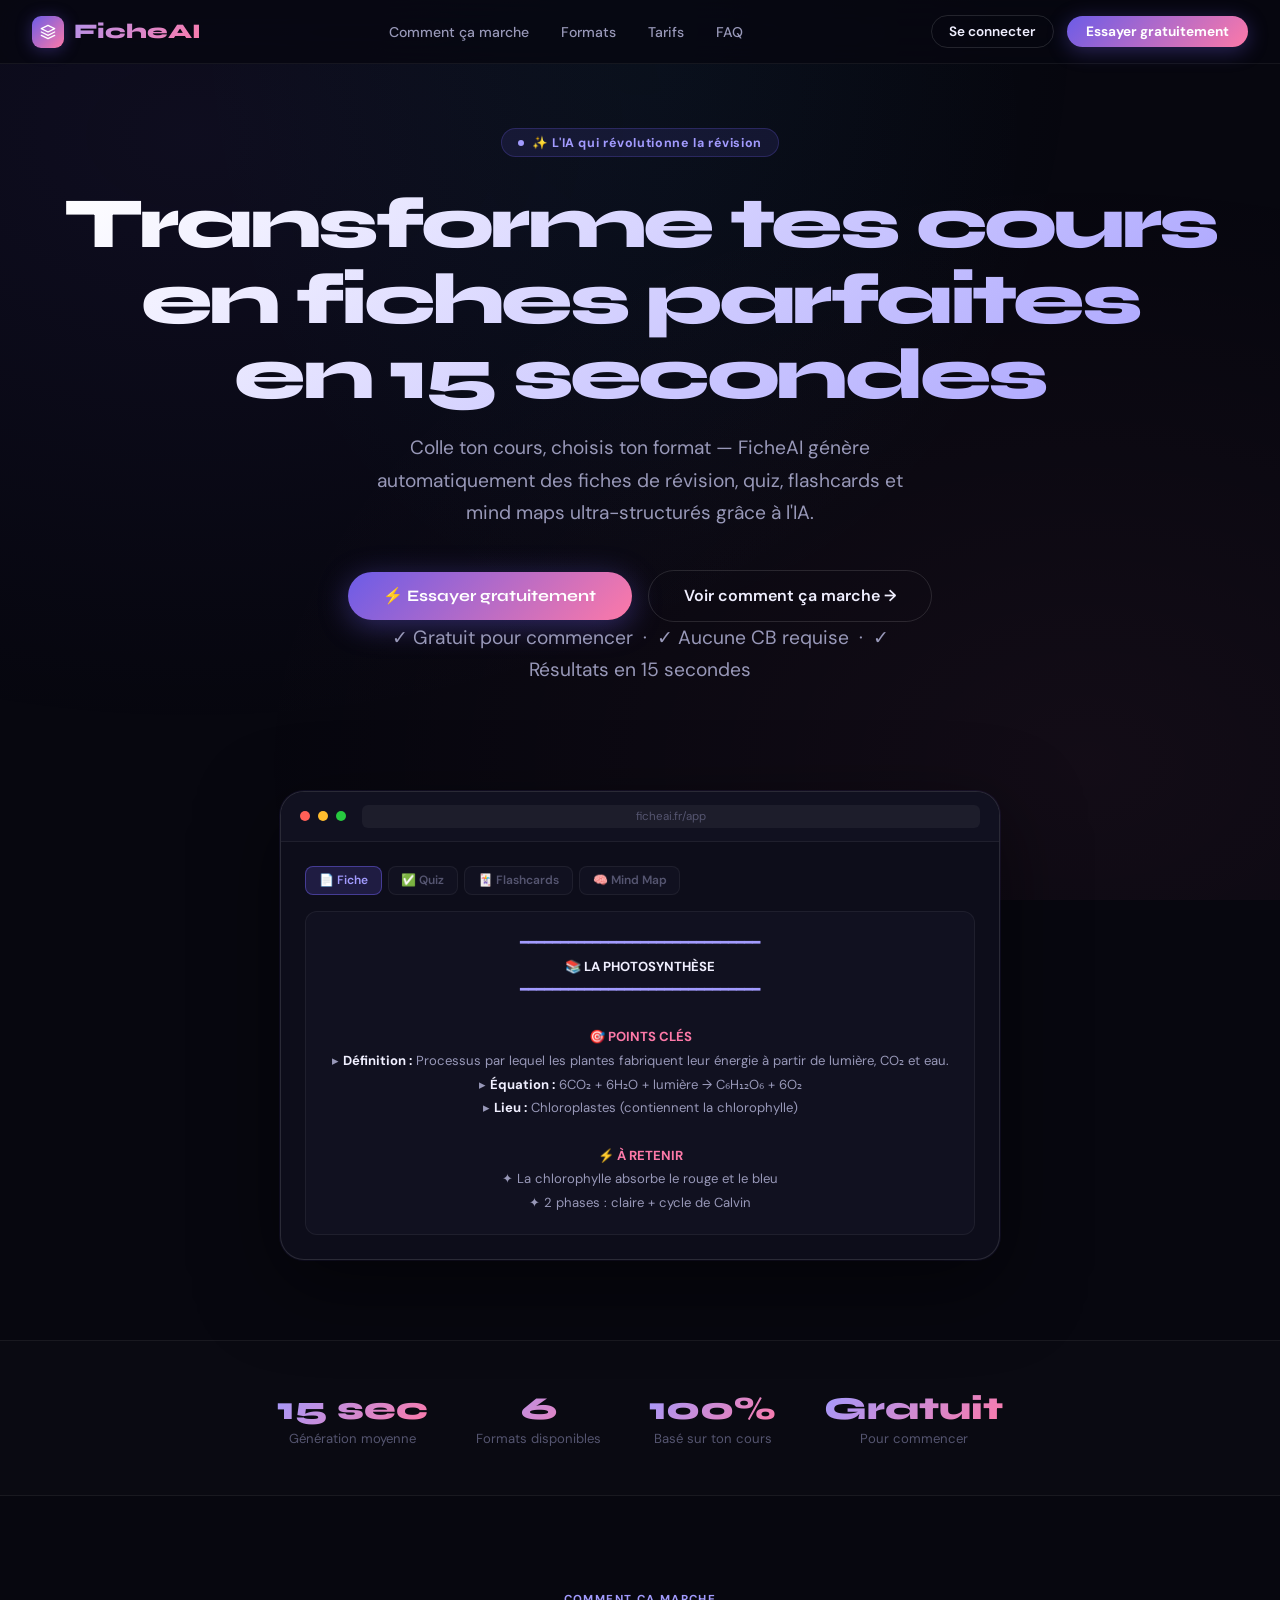
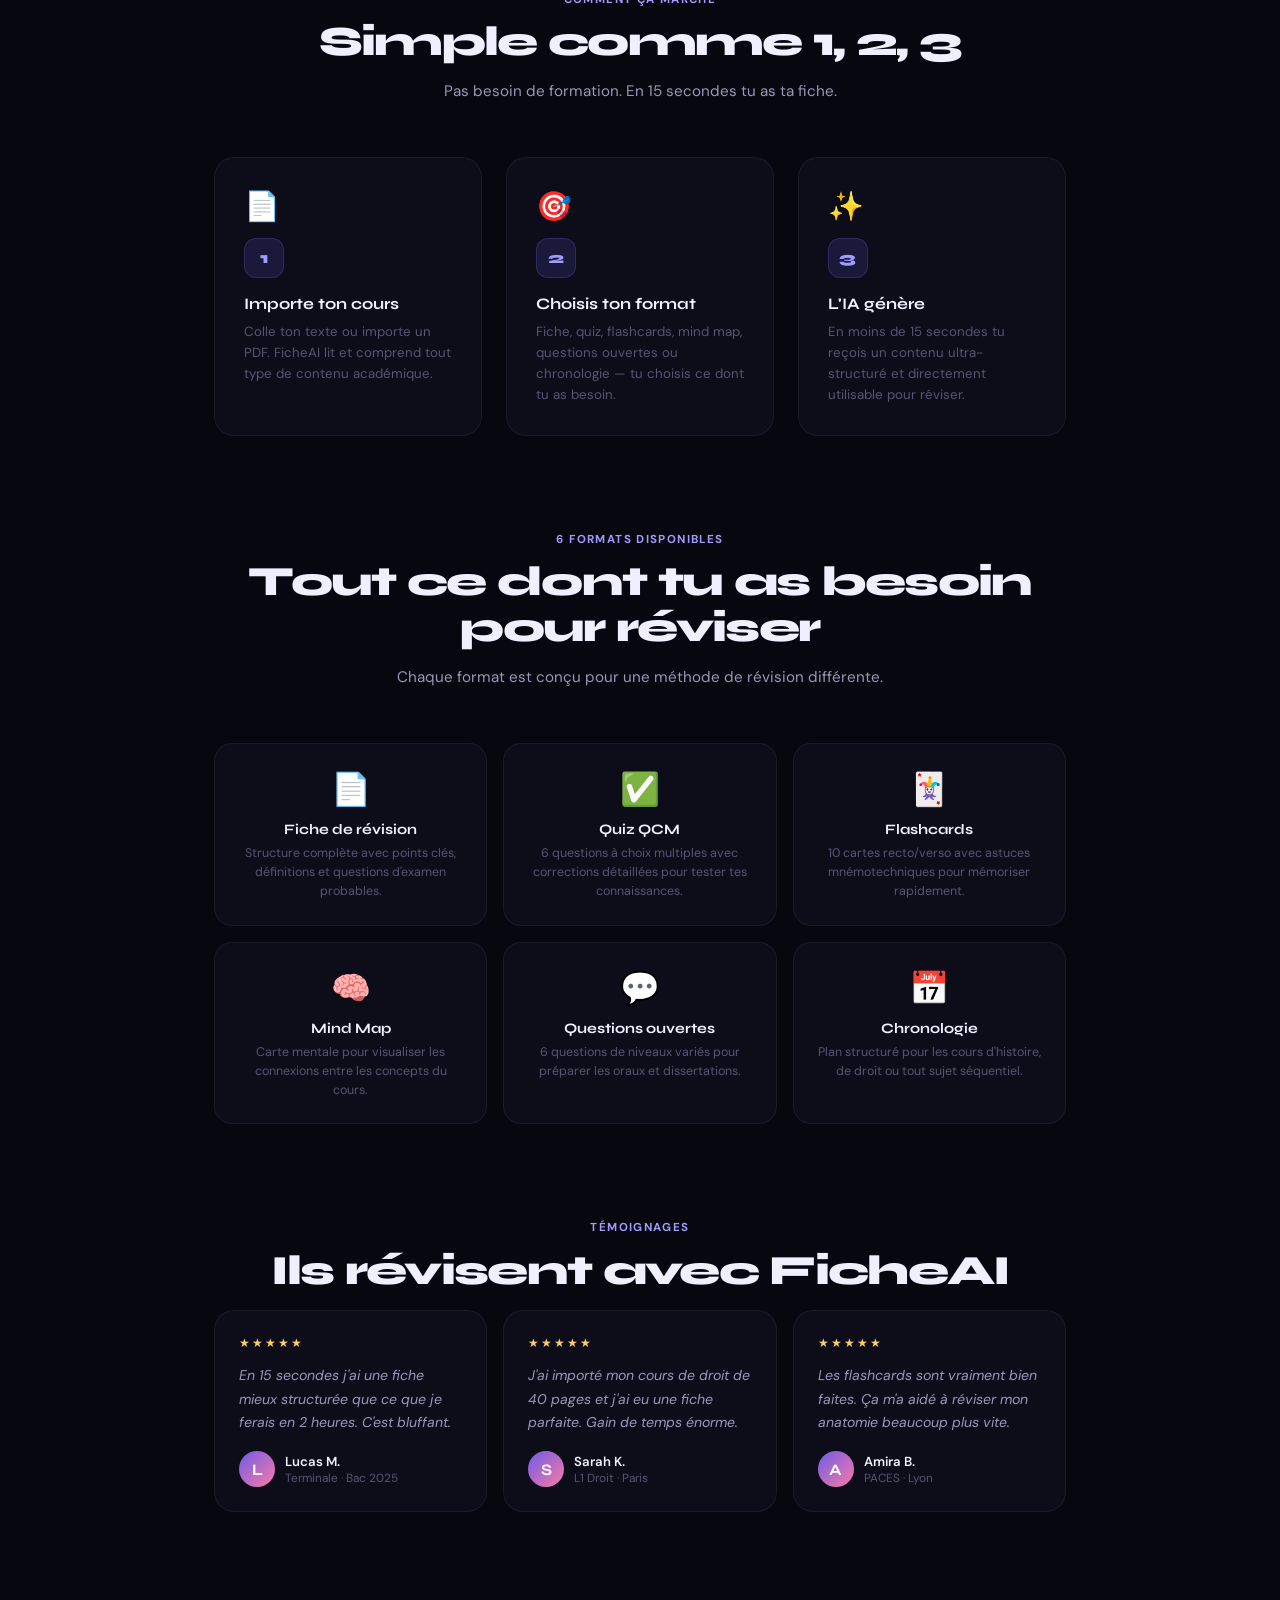
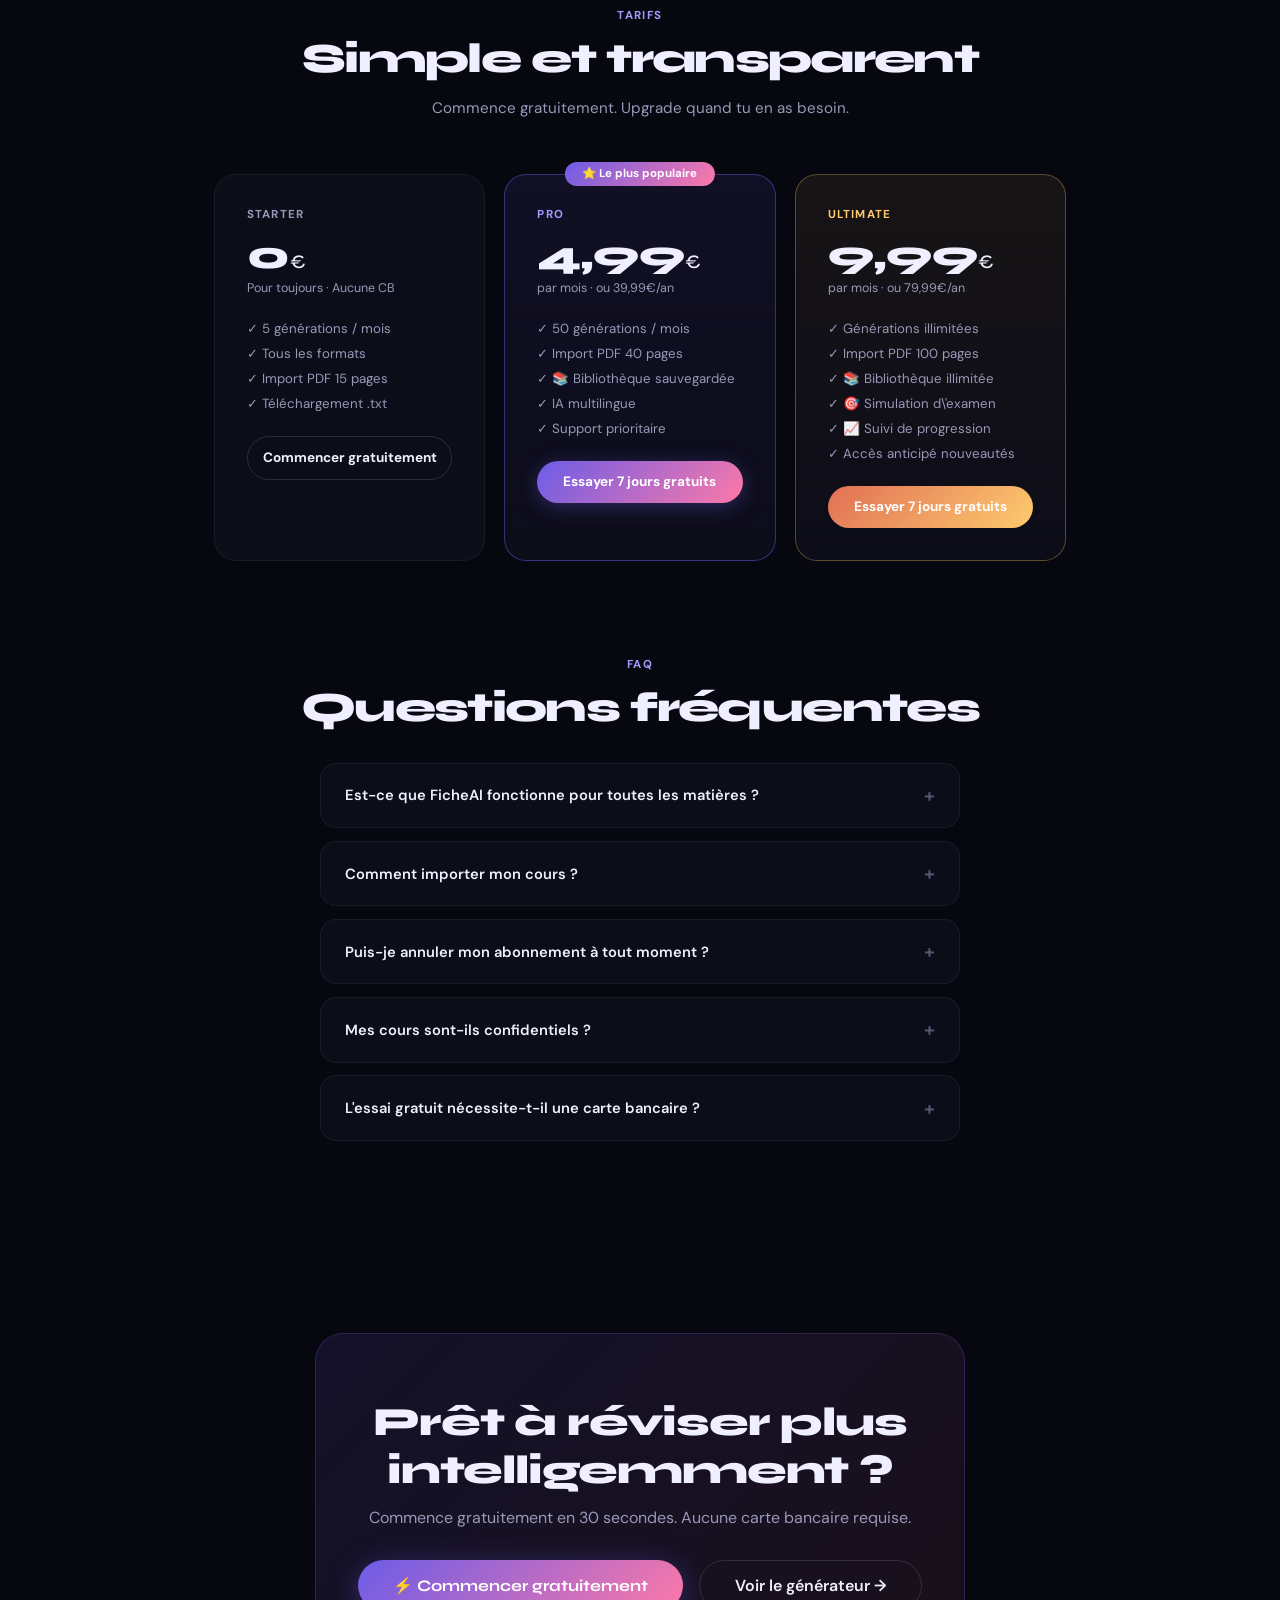
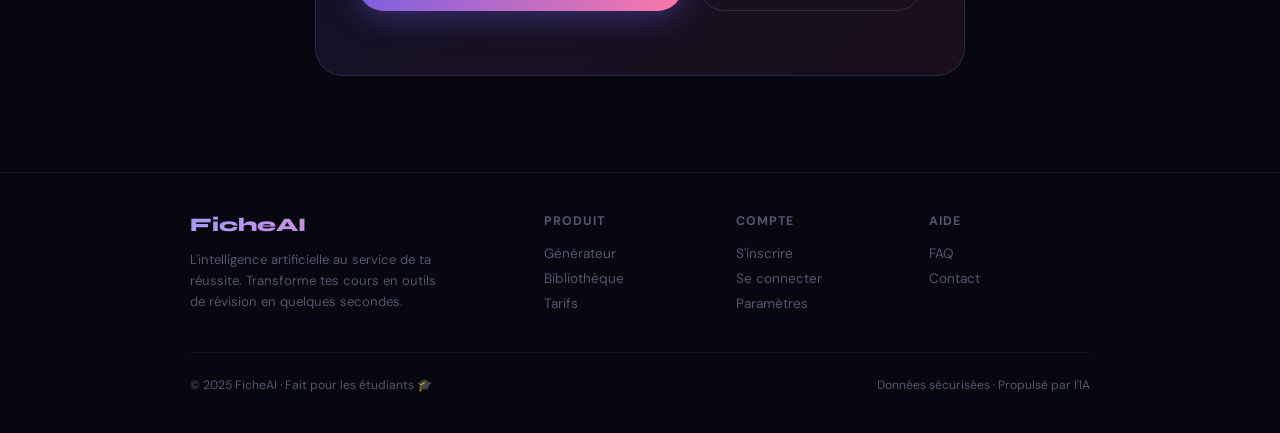
<file: index.html>
<!DOCTYPE html>
<html lang="fr">
<head>
<meta charset="UTF-8">
<meta name="viewport" content="width=device-width, initial-scale=1.0">
<title>FicheAI — Transforme tes cours en fiches de révision en 15 secondes</title>
<meta name="description" content="FicheAI génère automatiquement des fiches de révision, quiz, flashcards et mind maps à partir de tes cours grâce à l'IA. Essaie gratuitement.">
<link href="https://fonts.googleapis.com/css2?family=Syne:wght@600;700;800&family=DM+Sans:wght@300;400;500;600&display=swap" rel="stylesheet">
<style>
*{box-sizing:border-box;margin:0;padding:0}
:root{
  --bg:#07070f;--bg2:#0d0d1a;--bg3:#111120;--surface:#181830;
  --border:rgba(255,255,255,0.06);--border2:rgba(255,255,255,0.12);
  --purple:#6c5ce7;--purple2:#a29bfe;--pink:#fd79a8;--cyan:#00cec9;--gold:#fdcb6e;
  --text:#f0efff;--text2:#9898b8;--text3:#555570;
  --font-h:'Syne',sans-serif;--font-b:'DM Sans',sans-serif;
  --ease:cubic-bezier(0.4,0,0.2,1);
}
html{scroll-behavior:smooth}
body{font-family:var(--font-b);background:var(--bg);color:var(--text);overflow-x:hidden;-webkit-font-smoothing:antialiased}
::selection{background:rgba(108,92,231,0.35);color:var(--text)}
::-webkit-scrollbar{width:5px}
::-webkit-scrollbar-thumb{background:linear-gradient(var(--purple),var(--pink));border-radius:100px}

.bg-ambient{position:fixed;inset:0;pointer-events:none;z-index:0;
  background:radial-gradient(ellipse at 15% 15%,rgba(108,92,231,0.08) 0%,transparent 55%),
             radial-gradient(ellipse at 85% 85%,rgba(253,121,168,0.05) 0%,transparent 55%),
             radial-gradient(ellipse at 50% 0%,rgba(0,206,201,0.04) 0%,transparent 50%);}

nav{position:fixed;top:0;left:0;right:0;z-index:200;
  background:rgba(7,7,15,0.8);backdrop-filter:blur(28px) saturate(1.5);
  border-bottom:1px solid var(--border);height:64px;
  display:flex;align-items:center;justify-content:space-between;padding:0 2rem;}
.logo{font-family:var(--font-h);font-size:1.3rem;font-weight:800;
  display:flex;align-items:center;gap:10px;text-decoration:none;
  background:linear-gradient(135deg,var(--purple2),var(--pink));
  -webkit-background-clip:text;-webkit-text-fill-color:transparent;background-clip:text;}
.logo-icon{width:32px;height:32px;border-radius:9px;flex-shrink:0;
  background:linear-gradient(135deg,var(--purple),var(--pink));
  display:flex;align-items:center;justify-content:center;
  box-shadow:0 2px 16px rgba(108,92,231,0.35);
  transition:transform 0.2s var(--ease),box-shadow 0.2s var(--ease);}
.logo:hover .logo-icon{transform:rotate(-8deg) scale(1.1);box-shadow:0 4px 28px rgba(108,92,231,0.5);}
.logo-icon svg{width:16px;height:16px;}
.nav-links{display:flex;align-items:center;gap:2rem;}
.nav-links a{color:var(--text2);text-decoration:none;font-size:0.88rem;font-weight:500;transition:color 0.2s;}
.nav-links a:hover{color:var(--text);}
.nav-cta{display:flex;align-items:center;gap:0.8rem;}
.btn-ghost{background:transparent;border:1px solid var(--border2);color:var(--text);
  padding:0.42rem 1.1rem;border-radius:100px;font-size:0.85rem;font-weight:600;
  cursor:pointer;font-family:var(--font-b);text-decoration:none;
  transition:all 0.2s var(--ease);}
.btn-ghost:hover{border-color:var(--purple2);color:var(--purple2);transform:translateY(-1px);}
.btn-primary{background:linear-gradient(135deg,var(--purple),var(--pink));color:white;
  padding:0.45rem 1.2rem;border-radius:100px;font-size:0.85rem;font-weight:700;
  cursor:pointer;font-family:var(--font-b);text-decoration:none;border:none;
  box-shadow:0 4px 20px rgba(108,92,231,0.35);transition:all 0.2s var(--ease);}
.btn-primary:hover{transform:translateY(-2px);box-shadow:0 8px 30px rgba(108,92,231,0.5);}

.hero{min-height:100vh;display:flex;flex-direction:column;align-items:center;justify-content:center;
  text-align:center;padding:8rem 1.5rem 5rem;position:relative;z-index:1;}
.hero-eyebrow{display:inline-flex;align-items:center;gap:8px;
  background:rgba(108,92,231,0.12);border:1px solid rgba(108,92,231,0.25);
  border-radius:100px;padding:0.35rem 1rem;font-size:0.78rem;font-weight:700;
  color:var(--purple2);letter-spacing:0.05em;margin-bottom:1.8rem;
  animation:fadeUp 0.6s var(--ease) both;}
.blink{width:6px;height:6px;background:var(--purple2);border-radius:50%;animation:blink 1.5s infinite;}
@keyframes blink{0%,100%{opacity:1}50%{opacity:0.3}}
.hero h1{font-family:var(--font-h);font-size:clamp(2.5rem,6vw,4.5rem);
  font-weight:800;letter-spacing:-0.05em;line-height:1.05;margin-bottom:1.2rem;
  background:linear-gradient(135deg,#ffffff 0%,var(--purple2) 35%,var(--pink) 65%,var(--cyan) 100%);
  background-size:300% 300%;
  -webkit-background-clip:text;-webkit-text-fill-color:transparent;background-clip:text;
  animation:fadeUp 0.7s var(--ease) 0.1s both,gradShift 5s ease infinite;}
@keyframes gradShift{0%,100%{background-position:0% 50%}50%{background-position:100% 50%}}
.hero p{font-size:clamp(1rem,2vw,1.2rem);color:var(--text2);max-width:560px;margin:0 auto 2.5rem;
  line-height:1.7;animation:fadeUp 0.7s var(--ease) 0.2s both;}
.hero-btns{display:flex;align-items:center;justify-content:center;gap:1rem;flex-wrap:wrap;
  animation:fadeUp 0.7s var(--ease) 0.3s both;}
.btn-hero{background:linear-gradient(135deg,var(--purple),var(--pink));color:white;
  padding:0.9rem 2.2rem;border-radius:100px;font-size:1rem;font-weight:700;
  cursor:pointer;font-family:var(--font-h);text-decoration:none;border:none;
  box-shadow:0 6px 30px rgba(108,92,231,0.4);
  transition:all 0.22s var(--ease);display:inline-flex;align-items:center;gap:8px;}
.btn-hero:hover{transform:translateY(-3px);box-shadow:0 12px 45px rgba(108,92,231,0.55);}
.btn-hero-ghost{background:transparent;border:1.5px solid var(--border2);color:var(--text);
  padding:0.9rem 2.2rem;border-radius:100px;font-size:1rem;font-weight:600;
  cursor:pointer;font-family:var(--font-b);text-decoration:none;
  transition:all 0.22s var(--ease);display:inline-flex;align-items:center;gap:8px;}
.btn-hero-ghost:hover{border-color:var(--purple2);color:var(--purple2);transform:translateY(-2px);}
.hero-note{margin-top:1.2rem;font-size:0.8rem;color:var(--text3);animation:fadeUp 0.7s var(--ease) 0.4s both;}

.demo-container{margin-top:4rem;width:100%;max-width:720px;animation:fadeUp 0.8s var(--ease) 0.5s both;}
.demo-card{background:var(--bg2);border:1px solid var(--border2);border-radius:24px;overflow:hidden;
  box-shadow:0 24px 80px rgba(0,0,0,0.5),0 0 0 1px rgba(108,92,231,0.1);}
.demo-bar{background:var(--bg3);border-bottom:1px solid var(--border);padding:0.8rem 1.2rem;
  display:flex;align-items:center;gap:8px;}
.demo-dot{width:10px;height:10px;border-radius:50%;}
.demo-dot:nth-child(1){background:#ff5f57;}
.demo-dot:nth-child(2){background:#ffbd2e;}
.demo-dot:nth-child(3){background:#27c93f;}
.demo-url{margin-left:0.5rem;flex:1;background:rgba(255,255,255,0.05);
  border-radius:6px;padding:0.25rem 0.8rem;font-size:0.72rem;color:var(--text3);}
.demo-content{padding:1.5rem;}
.demo-format-tabs{display:flex;gap:6px;margin-bottom:1rem;flex-wrap:wrap;}
.demo-tab{background:var(--bg3);border:1px solid var(--border);border-radius:8px;
  padding:0.35rem 0.8rem;font-size:0.75rem;font-weight:600;color:var(--text3);cursor:pointer;
  transition:all 0.18s var(--ease);}
.demo-tab.active{background:rgba(108,92,231,0.2);border-color:rgba(108,92,231,0.5);color:var(--purple2);}
.demo-result{background:var(--bg3);border:1px solid var(--border);border-radius:12px;
  padding:1.2rem;font-size:0.82rem;line-height:1.8;color:var(--text2);min-height:180px;
  font-family:var(--font-b);white-space:pre-wrap;}

.stats{display:flex;align-items:center;justify-content:center;gap:3rem;
  padding:3rem 1.5rem;flex-wrap:wrap;position:relative;z-index:1;
  border-top:1px solid var(--border);border-bottom:1px solid var(--border);
  background:rgba(255,255,255,0.015);}
.stat-item{text-align:center;}
.stat-val{font-family:var(--font-h);font-size:2rem;font-weight:800;
  background:linear-gradient(135deg,var(--purple2),var(--pink));
  -webkit-background-clip:text;-webkit-text-fill-color:transparent;background-clip:text;}
.stat-label{font-size:0.82rem;color:var(--text3);margin-top:2px;}

.section{padding:6rem 1.5rem;max-width:900px;margin:0 auto;position:relative;z-index:1;}
.section-eyebrow{font-size:0.72rem;font-weight:700;letter-spacing:0.12em;text-transform:uppercase;
  color:var(--purple2);margin-bottom:0.8rem;text-align:center;}
.section-title{font-family:var(--font-h);font-size:clamp(1.8rem,3.5vw,2.6rem);
  font-weight:800;letter-spacing:-0.04em;line-height:1.1;text-align:center;margin-bottom:1rem;}
.section-sub{font-size:0.95rem;color:var(--text2);text-align:center;margin-bottom:3.5rem;
  max-width:500px;margin-left:auto;margin-right:auto;}

.steps-grid{display:grid;grid-template-columns:repeat(3,1fr);gap:1.5rem;}
.step-item{background:var(--bg2);border:1px solid var(--border);border-radius:20px;
  padding:1.8rem;position:relative;overflow:hidden;transition:all 0.25s var(--ease);}
.step-item:hover{border-color:rgba(108,92,231,0.3);transform:translateY(-5px);
  box-shadow:0 12px 40px rgba(0,0,0,0.25);}
.step-item::before{content:'';position:absolute;top:0;left:0;right:0;height:2px;
  background:linear-gradient(90deg,var(--purple),var(--pink));opacity:0;transition:opacity 0.25s;}
.step-item:hover::before{opacity:1;}
.step-num{width:40px;height:40px;border-radius:12px;
  background:rgba(108,92,231,0.15);border:1px solid rgba(108,92,231,0.25);
  display:flex;align-items:center;justify-content:center;
  font-family:var(--font-h);font-size:1rem;font-weight:800;color:var(--purple2);margin-bottom:1rem;}
.step-item h3{font-family:var(--font-h);font-size:1rem;font-weight:700;margin-bottom:0.5rem;}
.step-item p{font-size:0.83rem;color:var(--text3);line-height:1.6;}
.step-icon{font-size:1.8rem;margin-bottom:0.8rem;}

.formats-grid{display:grid;grid-template-columns:repeat(3,1fr);gap:1rem;}
.format-item{background:var(--bg2);border:1px solid var(--border);border-radius:18px;
  padding:1.5rem;text-align:center;transition:all 0.25s var(--ease);}
.format-item:hover{border-color:rgba(108,92,231,0.35);transform:translateY(-4px);
  box-shadow:0 8px 30px rgba(0,0,0,0.2);}
.format-emoji{font-size:2rem;margin-bottom:0.7rem;}
.format-name{font-family:var(--font-h);font-size:0.9rem;font-weight:700;margin-bottom:0.4rem;}
.format-desc{font-size:0.78rem;color:var(--text3);line-height:1.5;}

.testimonials-grid{display:grid;grid-template-columns:repeat(3,1fr);gap:1rem;}
.testimonial{background:var(--bg2);border:1px solid var(--border);border-radius:20px;
  padding:1.5rem;transition:all 0.25s var(--ease);}
.testimonial:hover{border-color:rgba(108,92,231,0.25);transform:translateY(-3px);}
.testimonial-text{font-size:0.88rem;color:var(--text2);line-height:1.7;margin-bottom:1rem;font-style:italic;}
.testimonial-author{display:flex;align-items:center;gap:10px;}
.testimonial-avatar{width:36px;height:36px;border-radius:50%;
  background:linear-gradient(135deg,var(--purple),var(--pink));
  display:flex;align-items:center;justify-content:center;
  font-size:1rem;font-weight:700;color:white;font-family:var(--font-h);}
.testimonial-name{font-size:0.82rem;font-weight:600;color:var(--text);}
.testimonial-role{font-size:0.74rem;color:var(--text3);}
.stars{color:var(--gold);font-size:0.75rem;margin-bottom:0.8rem;letter-spacing:2px;}

.faq-list{display:flex;flex-direction:column;gap:0.8rem;}
.faq-item{background:var(--bg2);border:1px solid var(--border);border-radius:16px;overflow:hidden;transition:border-color 0.2s;}
.faq-item:hover{border-color:rgba(108,92,231,0.25);}
.faq-q{width:100%;background:none;border:none;padding:1.2rem 1.5rem;
  display:flex;align-items:center;justify-content:space-between;
  font-size:0.92rem;font-weight:600;color:var(--text);cursor:pointer;
  font-family:var(--font-b);text-align:left;transition:color 0.2s;}
.faq-q:hover{color:var(--purple2);}
.faq-q span{font-size:1.2rem;color:var(--text3);transition:transform 0.25s var(--ease);}
.faq-item.open .faq-q span{transform:rotate(45deg);color:var(--purple2);}
.faq-a{max-height:0;overflow:hidden;transition:max-height 0.35s var(--ease);}
.faq-item.open .faq-a{max-height:200px;}
.faq-a p{padding:0 1.5rem 1.2rem;font-size:0.85rem;color:var(--text3);line-height:1.7;}

.cta-section{padding:6rem 1.5rem;text-align:center;position:relative;z-index:1;}
.cta-card{background:linear-gradient(135deg,rgba(108,92,231,0.12),rgba(253,121,168,0.08));
  border:1px solid rgba(108,92,231,0.25);border-radius:28px;
  padding:4rem 2rem;max-width:650px;margin:0 auto;}
.cta-card h2{font-family:var(--font-h);font-size:clamp(1.8rem,3.5vw,2.5rem);
  font-weight:800;letter-spacing:-0.03em;margin-bottom:0.8rem;}
.cta-card p{font-size:1rem;color:var(--text2);margin-bottom:2rem;}
.cta-btns{display:flex;justify-content:center;gap:1rem;flex-wrap:wrap;}

footer{border-top:1px solid var(--border);padding:2.5rem 2rem;position:relative;z-index:1;}
.footer-inner{max-width:900px;margin:0 auto;display:grid;grid-template-columns:2fr 1fr 1fr 1fr;gap:2rem;}
.footer-brand-logo{font-family:var(--font-h);font-size:1.2rem;font-weight:800;
  background:linear-gradient(135deg,var(--purple2),var(--pink));
  -webkit-background-clip:text;-webkit-text-fill-color:transparent;background-clip:text;
  display:flex;align-items:center;gap:8px;margin-bottom:0.8rem;}
.footer-brand p{font-size:0.82rem;color:var(--text3);line-height:1.6;max-width:260px;}
.footer-col h4{font-size:0.78rem;font-weight:700;letter-spacing:0.08em;text-transform:uppercase;
  color:var(--text3);margin-bottom:1rem;}
.footer-col a{display:block;font-size:0.85rem;color:var(--text3);text-decoration:none;
  margin-bottom:0.5rem;transition:color 0.18s;}
.footer-col a:hover{color:var(--purple2);}
.footer-bottom{max-width:900px;margin:2rem auto 0;padding-top:1.5rem;
  border-top:1px solid var(--border);display:flex;align-items:center;
  justify-content:space-between;flex-wrap:wrap;gap:0.5rem;
  font-size:0.76rem;color:var(--text3);}

@keyframes fadeUp{from{opacity:0;transform:translateY(28px)}to{opacity:1;transform:translateY(0)}}
.reveal{opacity:0;transform:translateY(30px);transition:all 0.65s var(--ease);}
.reveal.visible{opacity:1;transform:translateY(0);}

@media(max-width:768px){
  .nav-links{display:none;}
  .steps-grid,.formats-grid,.testimonials-grid{grid-template-columns:1fr;}
  .footer-inner{grid-template-columns:1fr 1fr;}
  .stats{gap:1.5rem;}
}
@media(max-width:480px){
  nav{padding:0 1rem;}
  .footer-inner{grid-template-columns:1fr;}
  .hero-btns{flex-direction:column;width:100%;}
  .btn-hero,.btn-hero-ghost{width:100%;justify-content:center;}
}
</style>
</head>
<body>
<div class="bg-ambient"></div>

<nav>
  <a href="/" class="logo">
    <div class="logo-icon">
      <svg viewBox="0 0 24 24" fill="none" stroke="white" stroke-width="2" stroke-linecap="round" stroke-linejoin="round">
        <path d="M12 2L2 7l10 5 10-5-10-5z"/><path d="M2 17l10 5 10-5"/><path d="M2 12l10 5 10-5"/>
      </svg>
    </div>
    FicheAI
  </a>
  <div class="nav-links">
    <a href="#comment">Comment ça marche</a>
    <a href="#formats">Formats</a>
    <a href="#tarifs">Tarifs</a>
    <a href="#faq">FAQ</a>
  </div>
  <div class="nav-cta">
    <a href="/login.html" class="btn-ghost">Se connecter</a>
    <a href="/signup.html" class="btn-primary">Essayer gratuitement</a>
  </div>
</nav>

<section class="hero">
  <div class="hero-eyebrow">
    <span class="blink"></span>
    ✨ L'IA qui révolutionne la révision
  </div>
  <h1>Transforme tes cours<br>en fiches parfaites<br>en 15 secondes</h1>
  <p>Colle ton cours, choisis ton format — FicheAI génère automatiquement des fiches de révision, quiz, flashcards et mind maps ultra-structurés grâce à l'IA.</p>
  <div class="hero-btns">
    <a href="/app.html" class="btn-hero">⚡ Essayer gratuitement</a>
    <a href="#comment" class="btn-hero-ghost">Voir comment ça marche →</a>
  </div>
  <p class="hero-note">✓ Gratuit pour commencer &nbsp;·&nbsp; ✓ Aucune CB requise &nbsp;·&nbsp; ✓ Résultats en 15 secondes</p>

  <div class="demo-container">
    <div class="demo-card">
      <div class="demo-bar">
        <div class="demo-dot"></div>
        <div class="demo-dot"></div>
        <div class="demo-dot"></div>
        <div class="demo-url">ficheai.fr/app</div>
      </div>
      <div class="demo-content">
        <div class="demo-format-tabs">
          <div class="demo-tab active">📄 Fiche</div>
          <div class="demo-tab">✅ Quiz</div>
          <div class="demo-tab">🃏 Flashcards</div>
          <div class="demo-tab">🧠 Mind Map</div>
        </div>
        <div class="demo-result"><strong style="color:#a29bfe">━━━━━━━━━━━━━━━━━━━━━━━━━━━━━━</strong>
<strong style="color:#f0efff">📚 LA PHOTOSYNTHÈSE</strong>
<strong style="color:#a29bfe">━━━━━━━━━━━━━━━━━━━━━━━━━━━━━━</strong>

<strong style="color:#fd79a8">🎯 POINTS CLÉS</strong>
<span style="color:#9898b8">▸ <strong style="color:#f0efff">Définition :</strong> Processus par lequel les plantes fabriquent leur énergie à partir de lumière, CO₂ et eau.
▸ <strong style="color:#f0efff">Équation :</strong> 6CO₂ + 6H₂O + lumière → C₆H₁₂O₆ + 6O₂
▸ <strong style="color:#f0efff">Lieu :</strong> Chloroplastes (contiennent la chlorophylle)</span>

<strong style="color:#fd79a8">⚡ À RETENIR</strong>
<span style="color:#9898b8">✦ La chlorophylle absorbe le rouge et le bleu
✦ 2 phases : claire + cycle de Calvin</span></div>
      </div>
    </div>
  </div>
</section>

<div class="stats">
  <div class="stat-item reveal">
    <div class="stat-val">15 sec</div>
    <div class="stat-label">Génération moyenne</div>
  </div>
  <div class="stat-item reveal">
    <div class="stat-val">6</div>
    <div class="stat-label">Formats disponibles</div>
  </div>
  <div class="stat-item reveal">
    <div class="stat-val">100%</div>
    <div class="stat-label">Basé sur ton cours</div>
  </div>
  <div class="stat-item reveal">
    <div class="stat-val">Gratuit</div>
    <div class="stat-label">Pour commencer</div>
  </div>
</div>

<section class="section" id="comment">
  <div class="section-eyebrow reveal">Comment ça marche</div>
  <h2 class="section-title reveal">Simple comme 1, 2, 3</h2>
  <p class="section-sub reveal">Pas besoin de formation. En 15 secondes tu as ta fiche.</p>
  <div class="steps-grid">
    <div class="step-item reveal">
      <div class="step-icon">📄</div>
      <div class="step-num">1</div>
      <h3>Importe ton cours</h3>
      <p>Colle ton texte ou importe un PDF. FicheAI lit et comprend tout type de contenu académique.</p>
    </div>
    <div class="step-item reveal">
      <div class="step-icon">🎯</div>
      <div class="step-num">2</div>
      <h3>Choisis ton format</h3>
      <p>Fiche, quiz, flashcards, mind map, questions ouvertes ou chronologie — tu choisis ce dont tu as besoin.</p>
    </div>
    <div class="step-item reveal">
      <div class="step-icon">✨</div>
      <div class="step-num">3</div>
      <h3>L'IA génère</h3>
      <p>En moins de 15 secondes tu reçois un contenu ultra-structuré et directement utilisable pour réviser.</p>
    </div>
  </div>
</section>

<section class="section" id="formats" style="padding-top:0">
  <div class="section-eyebrow reveal">6 formats disponibles</div>
  <h2 class="section-title reveal">Tout ce dont tu as besoin pour réviser</h2>
  <p class="section-sub reveal">Chaque format est conçu pour une méthode de révision différente.</p>
  <div class="formats-grid">
    <div class="format-item reveal">
      <div class="format-emoji">📄</div>
      <div class="format-name">Fiche de révision</div>
      <div class="format-desc">Structure complète avec points clés, définitions et questions d'examen probables.</div>
    </div>
    <div class="format-item reveal">
      <div class="format-emoji">✅</div>
      <div class="format-name">Quiz QCM</div>
      <div class="format-desc">6 questions à choix multiples avec corrections détaillées pour tester tes connaissances.</div>
    </div>
    <div class="format-item reveal">
      <div class="format-emoji">🃏</div>
      <div class="format-name">Flashcards</div>
      <div class="format-desc">10 cartes recto/verso avec astuces mnémotechniques pour mémoriser rapidement.</div>
    </div>
    <div class="format-item reveal">
      <div class="format-emoji">🧠</div>
      <div class="format-name">Mind Map</div>
      <div class="format-desc">Carte mentale pour visualiser les connexions entre les concepts du cours.</div>
    </div>
    <div class="format-item reveal">
      <div class="format-emoji">💬</div>
      <div class="format-name">Questions ouvertes</div>
      <div class="format-desc">6 questions de niveaux variés pour préparer les oraux et dissertations.</div>
    </div>
    <div class="format-item reveal">
      <div class="format-emoji">📅</div>
      <div class="format-name">Chronologie</div>
      <div class="format-desc">Plan structuré pour les cours d'histoire, de droit ou tout sujet séquentiel.</div>
    </div>
  </div>
</section>

<section class="section" style="padding-top:0">
  <div class="section-eyebrow reveal">Témoignages</div>
  <h2 class="section-title reveal">Ils révisent avec FicheAI</h2>
  <div class="testimonials-grid">
    <div class="testimonial reveal">
      <div class="stars">★★★★★</div>
      <div class="testimonial-text">En 15 secondes j'ai une fiche mieux structurée que ce que je ferais en 2 heures. C'est bluffant.</div>
      <div class="testimonial-author">
        <div class="testimonial-avatar">L</div>
        <div>
          <div class="testimonial-name">Lucas M.</div>
          <div class="testimonial-role">Terminale · Bac 2025</div>
        </div>
      </div>
    </div>
    <div class="testimonial reveal">
      <div class="stars">★★★★★</div>
      <div class="testimonial-text">J'ai importé mon cours de droit de 40 pages et j'ai eu une fiche parfaite. Gain de temps énorme.</div>
      <div class="testimonial-author">
        <div class="testimonial-avatar">S</div>
        <div>
          <div class="testimonial-name">Sarah K.</div>
          <div class="testimonial-role">L1 Droit · Paris</div>
        </div>
      </div>
    </div>
    <div class="testimonial reveal">
      <div class="stars">★★★★★</div>
      <div class="testimonial-text">Les flashcards sont vraiment bien faites. Ça m'a aidé à réviser mon anatomie beaucoup plus vite.</div>
      <div class="testimonial-author">
        <div class="testimonial-avatar">A</div>
        <div>
          <div class="testimonial-name">Amira B.</div>
          <div class="testimonial-role">PACES · Lyon</div>
        </div>
      </div>
    </div>
  </div>
</section>

<section class="section" id="tarifs" style="padding-top:0">
  <div class="section-eyebrow reveal">Tarifs</div>
  <h2 class="section-title reveal">Simple et transparent</h2>
  <p class="section-sub reveal">Commence gratuitement. Upgrade quand tu en as besoin.</p>
  <div style="display:grid;grid-template-columns:repeat(auto-fit,minmax(240px,1fr));gap:1.2rem">
    <div style="background:var(--bg2);border:1px solid var(--border);border-radius:22px;padding:2rem" class="reveal">
      <div style="font-size:0.72rem;font-weight:700;letter-spacing:0.1em;text-transform:uppercase;color:var(--text2);margin-bottom:0.8rem">Starter</div>
      <div style="font-family:var(--font-h);font-size:2.5rem;font-weight:800;line-height:1;margin-bottom:0.3rem">0<span style="font-size:1.2rem;font-weight:500">€</span></div>
      <div style="font-size:0.78rem;color:var(--text2);margin-bottom:1.5rem">Pour toujours · Aucune CB</div>
      <ul style="list-style:none;display:flex;flex-direction:column;gap:0.5rem;font-size:0.83rem;color:var(--text2);margin-bottom:1.5rem">
        <li>✓ 5 générations / mois</li>
        <li>✓ Tous les formats</li>
        <li>✓ Import PDF 15 pages</li>
        <li>✓ Téléchargement .txt</li>
      </ul>
      <a href="/signup.html" style="display:block;text-align:center;padding:0.8rem;border-radius:100px;border:1.5px solid rgba(255,255,255,0.13);color:var(--text);text-decoration:none;font-weight:700;font-size:0.85rem;transition:all 0.2s" onmouseover="this.style.borderColor='#a29bfe';this.style.color='#a29bfe'" onmouseout="this.style.borderColor='rgba(255,255,255,0.13)';this.style.color='var(--text)'">Commencer gratuitement</a>
    </div>
    <div style="background:linear-gradient(180deg,rgba(108,92,231,0.1) 0%,var(--bg2) 100%);border:1px solid rgba(108,92,231,0.45);border-radius:22px;padding:2rem;position:relative" class="reveal">
      <div style="position:absolute;top:-13px;left:50%;transform:translateX(-50%);background:linear-gradient(135deg,var(--purple),var(--pink));color:white;font-size:0.72rem;font-weight:700;padding:0.28rem 1.1rem;border-radius:100px;white-space:nowrap">⭐ Le plus populaire</div>
      <div style="font-size:0.72rem;font-weight:700;letter-spacing:0.1em;text-transform:uppercase;color:var(--purple2);margin-bottom:0.8rem">Pro</div>
      <div style="font-family:var(--font-h);font-size:2.5rem;font-weight:800;line-height:1;margin-bottom:0.3rem">4,99<span style="font-size:1.2rem;font-weight:500">€</span></div>
      <div style="font-size:0.78rem;color:var(--text2);margin-bottom:1.5rem">par mois · ou 39,99€/an</div>
      <ul style="list-style:none;display:flex;flex-direction:column;gap:0.5rem;font-size:0.83rem;color:var(--text2);margin-bottom:1.5rem">
        <li>✓ 50 générations / mois</li>
        <li>✓ Import PDF 40 pages</li>
        <li>✓ 📚 Bibliothèque sauvegardée</li>
        <li>✓ IA multilingue</li>
        <li>✓ Support prioritaire</li>
      </ul>
      <a href="https://buy.stripe.com/00wfZibWR8Zl8o7eUK43S05" target="_blank" style="display:block;text-align:center;padding:0.8rem;border-radius:100px;background:linear-gradient(135deg,var(--purple),var(--pink));color:white;text-decoration:none;font-weight:700;font-size:0.85rem;box-shadow:0 4px 20px rgba(108,92,231,0.35)">Essayer 7 jours gratuits</a>
    </div>
    <div style="background:linear-gradient(180deg,rgba(253,203,110,0.07) 0%,var(--bg2) 100%);border:1px solid rgba(253,203,110,0.3);border-radius:22px;padding:2rem" class="reveal">
      <div style="font-size:0.72rem;font-weight:700;letter-spacing:0.1em;text-transform:uppercase;color:var(--gold);margin-bottom:0.8rem">Ultimate</div>
      <div style="font-family:var(--font-h);font-size:2.5rem;font-weight:800;line-height:1;margin-bottom:0.3rem">9,99<span style="font-size:1.2rem;font-weight:500">€</span></div>
      <div style="font-size:0.78rem;color:var(--text2);margin-bottom:1.5rem">par mois · ou 79,99€/an</div>
      <ul style="list-style:none;display:flex;flex-direction:column;gap:0.5rem;font-size:0.83rem;color:var(--text2);margin-bottom:1.5rem">
        <li>✓ Générations illimitées</li>
        <li>✓ Import PDF 100 pages</li>
        <li>✓ 📚 Bibliothèque illimitée</li>
        <li>✓ 🎯 Simulation d\'examen</li>
        <li>✓ 📈 Suivi de progression</li>
        <li>✓ Accès anticipé nouveautés</li>
      </ul>
      <a href="https://buy.stripe.com/aFadRaaSN2AX33NeUK43S07" target="_blank" style="display:block;text-align:center;padding:0.8rem;border-radius:100px;background:linear-gradient(135deg,#e17055,var(--gold));color:white;text-decoration:none;font-weight:700;font-size:0.85rem">Essayer 7 jours gratuits</a>
    </div>
  </div>
</section>

<section class="section" id="faq" style="padding-top:0">
  <div class="section-eyebrow reveal">FAQ</div>
  <h2 class="section-title reveal">Questions fréquentes</h2>
  <div class="faq-list" style="max-width:640px;margin:2rem auto 0">
    <div class="faq-item reveal">
      <button class="faq-q" onclick="toggleFaq(this)">Est-ce que FicheAI fonctionne pour toutes les matières ? <span>+</span></button>
      <div class="faq-a"><p>Oui ! FicheAI fonctionne pour toutes les matières : maths, physique, SVT, histoire, philosophie, droit, médecine, langues... L'IA s'adapte au contenu de ton cours.</p></div>
    </div>
    <div class="faq-item reveal">
      <button class="faq-q" onclick="toggleFaq(this)">Comment importer mon cours ? <span>+</span></button>
      <div class="faq-a"><p>Tu peux coller du texte directement ou importer un fichier PDF (jusqu'à 15 pages en Starter, 40 en Pro, 100 en Ultimate) ou un fichier TXT.</p></div>
    </div>
    <div class="faq-item reveal">
      <button class="faq-q" onclick="toggleFaq(this)">Puis-je annuler mon abonnement à tout moment ? <span>+</span></button>
      <div class="faq-a"><p>Oui, tu peux annuler à tout moment depuis tes paramètres. Aucun engagement. Tu gardes l'accès jusqu'à la fin de la période payée.</p></div>
    </div>
    <div class="faq-item reveal">
      <button class="faq-q" onclick="toggleFaq(this)">Mes cours sont-ils confidentiels ? <span>+</span></button>
      <div class="faq-a"><p>Absolument. Tes cours ne sont jamais stockés après la génération ni utilisés pour entraîner des modèles IA. Ta confidentialité est notre priorité.</p></div>
    </div>
    <div class="faq-item reveal">
      <button class="faq-q" onclick="toggleFaq(this)">L'essai gratuit nécessite-t-il une carte bancaire ? <span>+</span></button>
      <div class="faq-a"><p>Non ! Le plan Starter est totalement gratuit. Tu t'inscris avec ton email et c'est parti. La CB n'est demandée que pour les plans Pro et Ultimate.</p></div>
    </div>
  </div>
</section>

<section class="cta-section">
  <div class="cta-card reveal">
    <h2>Prêt à réviser plus intelligemment ?</h2>
    <p>Commence gratuitement en 30 secondes. Aucune carte bancaire requise.</p>
    <div class="cta-btns">
      <a href="/signup.html" class="btn-hero">⚡ Commencer gratuitement</a>
      <a href="/app.html" class="btn-hero-ghost">Voir le générateur →</a>
    </div>
  </div>
</section>

<footer>
  <div class="footer-inner">
    <div class="footer-brand">
      <div class="footer-brand-logo">FicheAI</div>
      <p>L'intelligence artificielle au service de ta réussite. Transforme tes cours en outils de révision en quelques secondes.</p>
    </div>
    <div class="footer-col">
      <h4>Produit</h4>
      <a href="/app.html">Générateur</a>
      <a href="/dashboard.html">Bibliothèque</a>
      <a href="#tarifs">Tarifs</a>
    </div>
    <div class="footer-col">
      <h4>Compte</h4>
      <a href="/signup.html">S'inscrire</a>
      <a href="/login.html">Se connecter</a>
      <a href="/settings.html">Paramètres</a>
    </div>
    <div class="footer-col">
      <h4>Aide</h4>
      <a href="#faq">FAQ</a>
      <a href="mailto:contact@ficheai.fr">Contact</a>
    </div>
  </div>
  <div class="footer-bottom">
    <span>© 2025 FicheAI · Fait pour les étudiants 🎓</span>
    <span>Données sécurisées · Propulsé par l'IA</span>
  </div>
</footer>

<script>
var observer = new IntersectionObserver(function(entries) {
  entries.forEach(function(entry) {
    if (entry.isIntersecting) { entry.target.classList.add('visible'); observer.unobserve(entry.target); }
  });
}, { threshold: 0.12 });
document.querySelectorAll('.reveal').forEach(function(el) { observer.observe(el); });

function toggleFaq(btn) {
  var item = btn.parentElement;
  var isOpen = item.classList.contains('open');
  document.querySelectorAll('.faq-item').forEach(function(i) { i.classList.remove('open'); });
  if (!isOpen) item.classList.add('open');
}

document.querySelectorAll('.demo-tab').forEach(function(tab) {
  tab.addEventListener('click', function() {
    document.querySelectorAll('.demo-tab').forEach(function(t) { t.classList.remove('active'); });
    this.classList.add('active');
  });
});
</script>
</body>
</html>
</file>
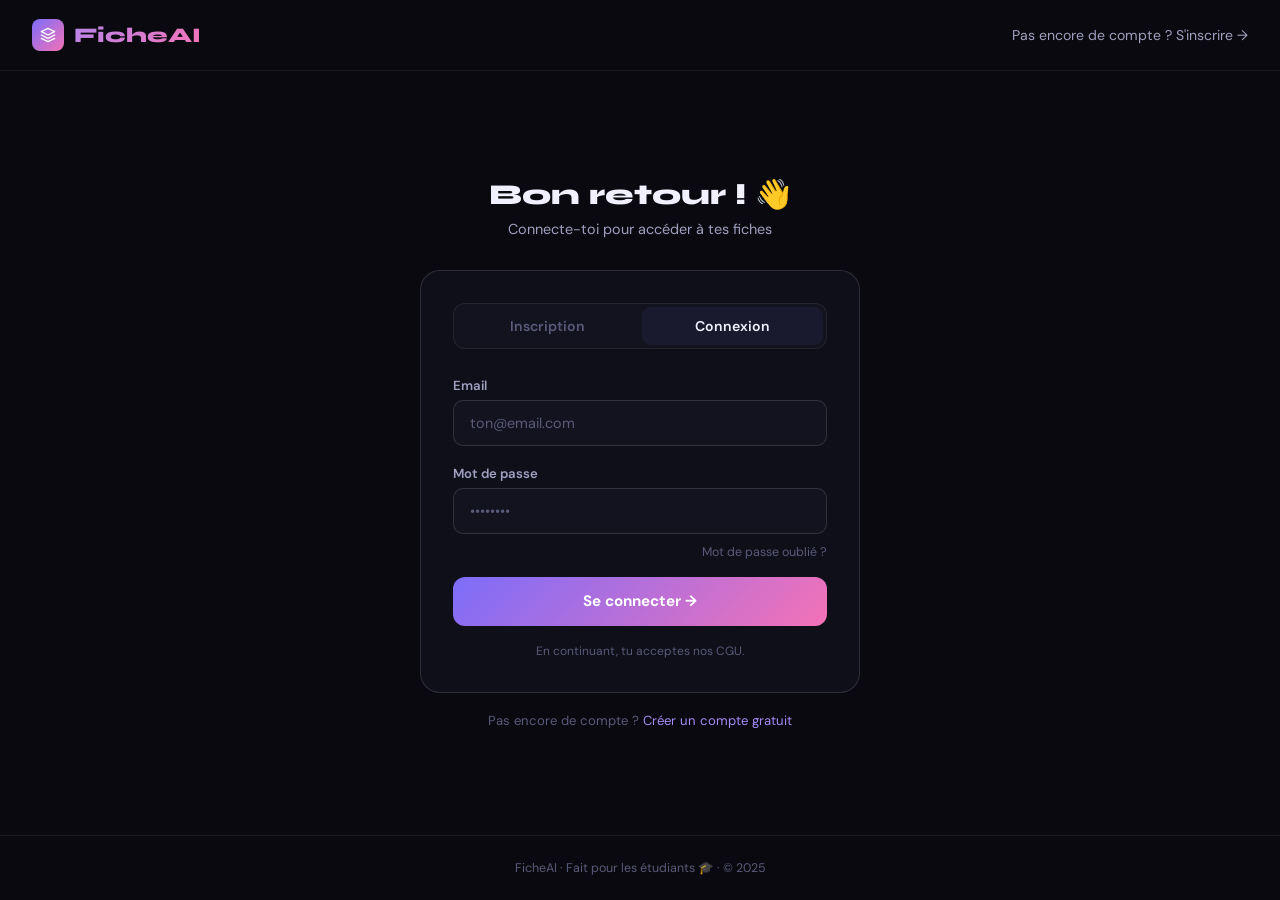
<file: login.html>
<!DOCTYPE html>
<html lang="fr">
<head>
<meta charset="UTF-8">
<meta name="viewport" content="width=device-width, initial-scale=1.0">
<title>FicheAI — Connexion</title>
<link href="https://fonts.googleapis.com/css2?family=Syne:wght@600;700;800&family=DM+Sans:wght@300;400;500;600&display=swap" rel="stylesheet">
<style>
*{box-sizing:border-box;margin:0;padding:0}
:root{--bg:#09090f;--bg2:#0f0f1a;--bg3:#13131f;--surface:#1a1a2e;--border:rgba(255,255,255,0.07);--border2:rgba(255,255,255,0.13);--purple:#7c6dfa;--purple2:#a78bfa;--pink:#f472b6;--cyan:#22d3ee;--text:#f1f0ff;--text2:#a0a0c0;--text3:#5a5a7a;--font-h:'Syne',sans-serif;--font-b:'DM Sans',sans-serif;}
body{font-family:var(--font-b);background:var(--bg);color:var(--text);min-height:100vh;display:flex;flex-direction:column;}
nav{padding:1.2rem 2rem;display:flex;align-items:center;justify-content:space-between;border-bottom:1px solid var(--border);}
.logo{font-family:var(--font-h);font-size:1.3rem;font-weight:800;background:linear-gradient(135deg,var(--purple2),var(--pink));-webkit-background-clip:text;-webkit-text-fill-color:transparent;background-clip:text;text-decoration:none;display:flex;align-items:center;gap:10px;}
.logo-icon{width:32px;height:32px;border-radius:8px;background:linear-gradient(135deg,var(--purple),var(--pink));display:flex;align-items:center;justify-content:center;flex-shrink:0;}
.logo-icon svg{width:16px;height:16px;}
.nav-link{color:var(--text2);text-decoration:none;font-size:0.88rem;}
.nav-link:hover{color:var(--text);}
main{flex:1;display:flex;align-items:center;justify-content:center;padding:2rem 1.5rem;}
.auth-container{width:100%;max-width:440px;}
.auth-header{text-align:center;margin-bottom:2rem;}
.auth-header h1{font-family:var(--font-h);font-size:1.8rem;font-weight:800;margin-bottom:0.5rem;}
.auth-header p{font-size:0.9rem;color:var(--text2);}
.auth-card{background:var(--bg2);border:1px solid var(--border2);border-radius:20px;padding:2rem;}
.auth-tabs{display:grid;grid-template-columns:1fr 1fr;background:var(--bg3);border:1px solid var(--border);border-radius:12px;padding:3px;gap:3px;margin-bottom:1.8rem;}
.auth-tab{padding:0.6rem;border:none;background:none;color:var(--text3);font-size:0.88rem;font-weight:600;cursor:pointer;font-family:var(--font-b);border-radius:9px;transition:all 0.2s;text-decoration:none;text-align:center;display:block;}
.auth-tab.active{background:var(--surface);color:var(--text);}
.form-group{margin-bottom:1.2rem;}
.form-group label{display:block;font-size:0.82rem;font-weight:600;color:var(--text2);margin-bottom:6px;}
.form-group input{width:100%;background:var(--bg3);border:1.5px solid var(--border2);border-radius:10px;padding:0.8rem 1rem;font-size:0.9rem;color:var(--text);font-family:var(--font-b);outline:none;transition:border 0.2s;}
.form-group input:focus{border-color:var(--purple);}
.form-group input::placeholder{color:var(--text3);}
.btn-submit{width:100%;padding:0.9rem;border:none;border-radius:12px;font-size:0.95rem;font-weight:700;cursor:pointer;font-family:var(--font-b);background:linear-gradient(135deg,var(--purple),var(--pink));color:white;transition:all 0.25s;margin-top:0.5rem;display:block;}
.btn-submit:hover{opacity:0.9;transform:translateY(-1px);}
.btn-submit:disabled{opacity:0.5;cursor:not-allowed;transform:none;}
.msg-error{background:rgba(244,114,182,0.08);border:1px solid rgba(244,114,182,0.2);border-radius:10px;padding:0.75rem 1rem;font-size:0.83rem;color:#f09595;margin-bottom:1rem;display:none;}
.msg-success{background:rgba(74,222,128,0.08);border:1px solid rgba(74,222,128,0.2);border-radius:10px;padding:0.75rem 1rem;font-size:0.83rem;color:#4ade80;margin-bottom:1rem;display:none;}
.forgot-link{text-align:right;margin-top:-0.8rem;margin-bottom:1rem;}
.forgot-link a{font-size:0.78rem;color:var(--text3);text-decoration:none;cursor:pointer;}
.forgot-link a:hover{color:var(--purple2);}
.auth-footer{text-align:center;margin-top:1.2rem;font-size:0.82rem;color:var(--text3);}
.auth-footer a{color:var(--purple2);text-decoration:none;}
.auth-footer a:hover{text-decoration:underline;}
.auth-note{font-size:0.75rem;color:var(--text3);text-align:center;margin-top:1rem;line-height:1.5;}
footer{padding:1.5rem;text-align:center;font-size:0.78rem;color:var(--text3);border-top:1px solid var(--border);}
</style>
</head>
<body>
<nav>
  <a href="/" class="logo">
    <div class="logo-icon"><svg viewBox="0 0 24 24" fill="none" stroke="white" stroke-width="2" stroke-linecap="round" stroke-linejoin="round"><path d="M12 2L2 7l10 5 10-5-10-5z"/><path d="M2 17l10 5 10-5"/><path d="M2 12l10 5 10-5"/></svg></div>
    FicheAI
  </a>
  <a href="/signup.html" class="nav-link">Pas encore de compte ? S'inscrire →</a>
</nav>
<main>
  <div class="auth-container">
    <div class="auth-header">
      <h1>Bon retour ! 👋</h1>
      <p>Connecte-toi pour accéder à tes fiches</p>
    </div>
    <div class="auth-card">
      <div class="auth-tabs">
        <a href="/signup.html" class="auth-tab">Inscription</a>
        <a href="/login.html" class="auth-tab active">Connexion</a>
      </div>
      <div id="msg-error" class="msg-error"></div>
      <div id="msg-success" class="msg-success"></div>
      <div class="form-group">
        <label>Email</label>
        <input type="email" id="email" placeholder="ton@email.com" autocomplete="email">
      </div>
      <div class="form-group">
        <label>Mot de passe</label>
        <input type="password" id="password" placeholder="••••••••" autocomplete="current-password">
      </div>
      <div class="forgot-link"><a id="forgot-link">Mot de passe oublié ?</a></div>
      <button class="btn-submit" id="submit-btn">Se connecter →</button>
      <p class="auth-note">En continuant, tu acceptes nos CGU.</p>
    </div>
    <div class="auth-footer">Pas encore de compte ? <a href="/signup.html">Créer un compte gratuit</a></div>
  </div>
</main>
<footer>FicheAI · Fait pour les étudiants 🎓 · © 2025</footer>
<script>
var SUPABASE_URL='https://qyjqtjrqnlbgtxvnjvnk.supabase.co';
var SUPABASE_KEY='sb_publishable_opljKH5NsZwkuLpYQAyh4A_9FwNc4yJ';
var isLoading=false;

async function handleLogin(){
  if(isLoading)return;
  var email=document.getElementById('email').value.trim();
  var password=document.getElementById('password').value;
  var errBox=document.getElementById('msg-error');
  var successBox=document.getElementById('msg-success');
  var btn=document.getElementById('submit-btn');
  errBox.style.display='none';successBox.style.display='none';
  if(!email){errBox.textContent='Remplis ton adresse email.';errBox.style.display='block';return;}
  if(!password){errBox.textContent='Remplis ton mot de passe.';errBox.style.display='block';return;}
  if(password.length<6){errBox.textContent='Le mot de passe doit faire au moins 6 caractères.';errBox.style.display='block';return;}
  isLoading=true;btn.textContent='Connexion en cours...';btn.disabled=true;

  try{
    // 1. Authentification Supabase
    var response=await fetch(SUPABASE_URL+'/auth/v1/token?grant_type=password',{
      method:'POST',
      headers:{'Content-Type':'application/json','apikey':SUPABASE_KEY},
      body:JSON.stringify({email:email,password:password})
    });
    var data=await response.json();

    if(!data.access_token||!data.user){
      errBox.textContent='Email ou mot de passe incorrect.';
      errBox.style.display='block';
      isLoading=false;btn.disabled=false;btn.textContent='Se connecter →';
      return;
    }

    // 2. Récupérer les infos du plan
    var planResponse=await fetch(
      SUPABASE_URL+'/rest/v1/users?email=eq.'+encodeURIComponent(email)+'&select=plan,generations_used,generations_limit',
      {headers:{'apikey':SUPABASE_KEY,'Authorization':'Bearer '+SUPABASE_KEY}}
    );
    var planData=await planResponse.json();
    var userInfo=(planData&&planData[0])?planData[0]:null;

    var plan='starter';
    var remaining=5;

    if(userInfo){
      plan=userInfo.plan||'starter';
      var limit=userInfo.generations_limit||5;
      var used=userInfo.generations_used||0;
      // Ultimate = générations illimitées
      if(plan==='ultimate'){
        remaining=999999;
      } else {
        remaining=Math.max(0, limit-used);
      }
    }

    // 3. Sauvegarder dans localStorage
    localStorage.setItem('ficheai_user', JSON.stringify({
      email: data.user.email,
      plan: plan,
      remaining: remaining,
      access_token: data.access_token
    }));

    successBox.textContent='Connecté ! Redirection...';
    successBox.style.display='block';

    // 4. Redirection vers le générateur
    setTimeout(function(){ window.location.href='/app.html'; }, 800);

  }catch(e){
    errBox.textContent='Erreur réseau. Vérifie ta connexion et réessaie.';
    errBox.style.display='block';
    isLoading=false;btn.disabled=false;btn.textContent='Se connecter →';
  }
}

document.getElementById('submit-btn').addEventListener('click',handleLogin);
document.addEventListener('keydown',function(e){if(e.key==='Enter')handleLogin();});

document.getElementById('forgot-link').addEventListener('click',async function(){
  var email=document.getElementById('email').value.trim();
  var errBox=document.getElementById('msg-error');
  var successBox=document.getElementById('msg-success');
  errBox.style.display='none';successBox.style.display='none';
  if(!email){errBox.textContent='Entre ton email ci-dessus puis clique sur "Mot de passe oublié".';errBox.style.display='block';return;}
  try{
    await fetch(SUPABASE_URL+'/auth/v1/recover',{method:'POST',headers:{'Content-Type':'application/json','apikey':SUPABASE_KEY},body:JSON.stringify({email:email})});
    successBox.textContent='Email de réinitialisation envoyé ! Vérifie ta boîte mail.';successBox.style.display='block';
  }catch(e){
    errBox.textContent="Erreur lors de l'envoi. Réessaie.";errBox.style.display='block';
  }
});
</script>
</body>
</html>
</file>
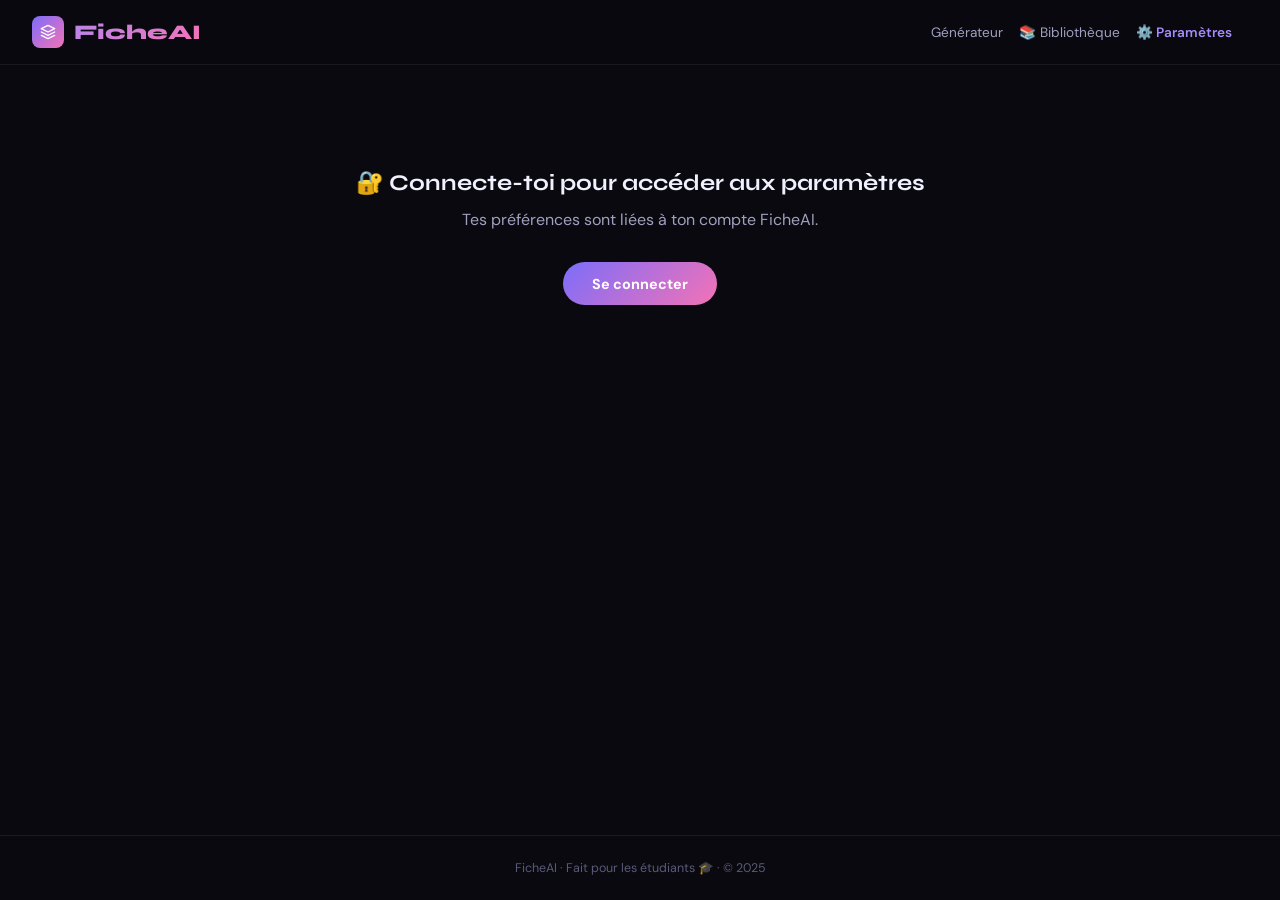
<file: settings.html>
<!DOCTYPE html>
<html lang="fr">
<head>
<meta charset="UTF-8">
<meta name="viewport" content="width=device-width, initial-scale=1.0">
<title>FicheAI — Paramètres</title>
<link href="https://fonts.googleapis.com/css2?family=Syne:wght@600;700;800&family=DM+Sans:wght@300;400;500;600&display=swap" rel="stylesheet">
<style>
*{box-sizing:border-box;margin:0;padding:0}
:root{--bg:#09090f;--bg2:#0f0f1a;--bg3:#13131f;--surface:#1a1a2e;--border:rgba(255,255,255,0.07);--border2:rgba(255,255,255,0.13);--purple:#7c6dfa;--purple2:#a78bfa;--pink:#f472b6;--cyan:#22d3ee;--gold:#fbbf24;--text:#f1f0ff;--text2:#a0a0c0;--text3:#5a5a7a;--font-h:'Syne',sans-serif;--font-b:'DM Sans',sans-serif;}
body{font-family:var(--font-b);background:var(--bg);color:var(--text);min-height:100vh;display:flex;flex-direction:column;}
nav{padding:1rem 2rem;display:flex;align-items:center;justify-content:space-between;border-bottom:1px solid var(--border);background:rgba(9,9,15,0.9);backdrop-filter:blur(20px);position:sticky;top:0;z-index:100;}
.logo{font-family:var(--font-h);font-size:1.3rem;font-weight:800;background:linear-gradient(135deg,var(--purple2),var(--pink));-webkit-background-clip:text;-webkit-text-fill-color:transparent;background-clip:text;text-decoration:none;display:flex;align-items:center;gap:10px;}
.logo-icon{width:32px;height:32px;border-radius:8px;background:linear-gradient(135deg,var(--purple),var(--pink));display:flex;align-items:center;justify-content:center;flex-shrink:0;}
.logo-icon svg{width:16px;height:16px;}
.nav-right{display:flex;align-items:center;gap:1rem;}
.nav-link{color:var(--text2);text-decoration:none;font-size:0.85rem;}
.nav-link:hover{color:var(--text);}
.nav-link.active{color:var(--purple2);font-weight:600;}
.user-badge{font-size:0.82rem;font-weight:600;color:var(--purple2);background:rgba(124,109,250,0.1);border:1px solid rgba(124,109,250,0.2);padding:0.35rem 0.8rem;border-radius:100px;cursor:pointer;}
.user-menu{display:none;position:absolute;right:0;top:120%;background:#13131f;border:1px solid rgba(255,255,255,0.1);border-radius:12px;padding:0.5rem;min-width:200px;z-index:200;box-shadow:0 8px 24px rgba(0,0,0,0.4);}
.user-menu a{display:block;padding:0.6rem 0.8rem;color:#a0a0c0;text-decoration:none;font-size:0.85rem;border-radius:8px;transition:background 0.2s;}
.user-menu a:hover{background:#1a1a2e;}
.user-menu .danger{color:#f472b6;}
.user-menu hr{border:none;border-top:1px solid rgba(255,255,255,0.07);margin:0.3rem 0;}
main{flex:1;display:flex;gap:0;max-width:900px;margin:0 auto;width:100%;padding:2.5rem 1.5rem;}
.settings-sidebar{width:220px;flex-shrink:0;margin-right:2rem;}
.sidebar-title{font-size:0.7rem;font-weight:700;letter-spacing:0.1em;text-transform:uppercase;color:var(--text3);margin-bottom:0.8rem;padding:0 0.5rem;}
.sidebar-item{display:flex;align-items:center;gap:0.6rem;padding:0.6rem 0.8rem;border-radius:10px;cursor:pointer;font-size:0.88rem;color:var(--text2);transition:all 0.2s;border:none;background:transparent;width:100%;text-align:left;font-family:var(--font-b);}
.sidebar-item:hover{background:var(--surface);color:var(--text);}
.sidebar-item.active{background:rgba(124,109,250,0.12);color:var(--purple2);font-weight:600;}
.sidebar-icon{font-size:1rem;width:20px;text-align:center;}
.settings-content{flex:1;}
.settings-section{display:none;}
.settings-section.active{display:block;}
.section-title{font-family:var(--font-h);font-size:1.3rem;font-weight:800;margin-bottom:0.4rem;}
.section-desc{font-size:0.88rem;color:var(--text2);margin-bottom:2rem;}
.settings-card{background:var(--bg2);border:1px solid var(--border);border-radius:16px;padding:1.5rem;margin-bottom:1rem;}
.settings-card h3{font-family:var(--font-h);font-size:0.95rem;font-weight:700;margin-bottom:0.4rem;}
.settings-card p{font-size:0.83rem;color:var(--text3);margin-bottom:1rem;line-height:1.6;}
.form-row{display:flex;gap:1rem;align-items:flex-end;flex-wrap:wrap;}
.form-group{flex:1;min-width:180px;}
.form-group label{display:block;font-size:0.8rem;font-weight:600;color:var(--text2);margin-bottom:5px;}
.form-group input,.form-group select{width:100%;background:var(--bg3);border:1.5px solid var(--border2);border-radius:10px;padding:0.7rem 1rem;font-size:0.88rem;color:var(--text);font-family:var(--font-b);outline:none;transition:border 0.2s;}
.form-group input:focus,.form-group select:focus{border-color:var(--purple);}
.form-group input::placeholder{color:var(--text3);}
.form-group select option{background:var(--bg3);}
.btn{padding:0.65rem 1.4rem;border:none;border-radius:10px;font-size:0.85rem;font-weight:700;cursor:pointer;font-family:var(--font-b);transition:all 0.2s;}
.btn-primary{background:linear-gradient(135deg,var(--purple),var(--pink));color:white;}
.btn-primary:hover{opacity:0.9;transform:translateY(-1px);}
.btn-secondary{background:var(--surface);border:1px solid var(--border2);color:var(--text2);}
.btn-secondary:hover{border-color:var(--purple);color:var(--purple2);}
.btn-danger{background:rgba(244,114,182,0.1);border:1px solid rgba(244,114,182,0.3);color:var(--pink);}
.btn-danger:hover{background:rgba(244,114,182,0.2);}
.msg{padding:0.7rem 1rem;border-radius:10px;font-size:0.82rem;margin-top:0.8rem;display:none;}
.msg-success{background:rgba(74,222,128,0.08);border:1px solid rgba(74,222,128,0.2);color:#4ade80;}
.msg-error{background:rgba(244,114,182,0.08);border:1px solid rgba(244,114,182,0.2);color:#f09595;}
.plan-display{display:flex;align-items:center;justify-content:space-between;background:var(--bg3);border:1px solid var(--border);border-radius:12px;padding:1rem 1.2rem;margin-bottom:1rem;}
.plan-info{display:flex;align-items:center;gap:0.8rem;}
.plan-icon{font-size:1.5rem;}
.plan-label{font-size:0.78rem;color:var(--text3);margin-bottom:2px;}
.plan-name-display{font-family:var(--font-h);font-size:1rem;font-weight:700;}
.plan-name-display.starter{color:var(--text2);}
.plan-name-display.pro{color:var(--cyan);}
.plan-name-display.ultimate{color:var(--gold);}
.toggle-row{display:flex;align-items:center;justify-content:space-between;padding:0.8rem 0;border-bottom:1px solid var(--border);}
.toggle-row:last-child{border-bottom:none;}
.toggle-info{flex:1;}
.toggle-title{font-size:0.88rem;font-weight:500;color:var(--text);}
.toggle-desc{font-size:0.78rem;color:var(--text3);margin-top:2px;}
.toggle{position:relative;width:44px;height:24px;flex-shrink:0;margin-left:1rem;}
.toggle input{opacity:0;width:0;height:0;}
.toggle-slider{position:absolute;cursor:pointer;inset:0;background:var(--surface);border-radius:100px;transition:0.3s;border:1px solid var(--border2);}
.toggle input:checked + .toggle-slider{background:var(--purple);}
.toggle-slider:before{content:'';position:absolute;height:16px;width:16px;left:3px;top:3px;background:white;border-radius:50%;transition:0.3s;}
.toggle input:checked + .toggle-slider:before{transform:translateX(20px);}
.critical-zone{border-color:rgba(244,114,182,0.2);}
.critical-zone h3{color:var(--pink);}
.not-logged{text-align:center;padding:4rem 2rem;width:100%;}
.not-logged h2{font-family:var(--font-h);font-size:1.4rem;margin-bottom:0.8rem;}
.not-logged p{color:var(--text2);margin-bottom:2rem;}
.btn-main{background:linear-gradient(135deg,var(--purple),var(--pink));color:white;border:none;padding:0.8rem 1.8rem;border-radius:100px;font-size:0.9rem;font-weight:700;cursor:pointer;font-family:var(--font-b);text-decoration:none;display:inline-block;}
.confirm-overlay{display:none;position:fixed;inset:0;background:rgba(0,0,0,0.8);z-index:600;align-items:center;justify-content:center;padding:1rem;}
.confirm-overlay.open{display:flex;}
.confirm-box{background:var(--bg2);border:1px solid rgba(244,114,182,0.3);border-radius:20px;padding:2rem;max-width:400px;width:100%;text-align:center;}
.confirm-box h3{font-family:var(--font-h);font-size:1.1rem;margin-bottom:0.6rem;}
.confirm-box p{font-size:0.85rem;color:var(--text2);margin-bottom:1.5rem;line-height:1.6;}
.confirm-btns{display:flex;gap:0.8rem;justify-content:center;}
.btn-cancel{background:var(--surface);border:1px solid var(--border2);color:var(--text2);padding:0.65rem 1.4rem;border-radius:10px;font-size:0.85rem;font-weight:700;cursor:pointer;font-family:var(--font-b);}
.btn-delete{background:rgba(244,114,182,0.15);border:1px solid rgba(244,114,182,0.4);color:var(--pink);padding:0.65rem 1.4rem;border-radius:10px;font-size:0.85rem;font-weight:700;cursor:pointer;font-family:var(--font-b);}
footer{padding:1.5rem;text-align:center;font-size:0.78rem;color:var(--text3);border-top:1px solid var(--border);}
@media(max-width:600px){main{flex-direction:column;padding:1.5rem 1rem;}.settings-sidebar{width:100%;margin-right:0;margin-bottom:1.5rem;display:flex;gap:0.4rem;flex-wrap:wrap;}.sidebar-title{display:none;}.sidebar-item{width:auto;flex:1;justify-content:center;font-size:0.78rem;padding:0.5rem 0.6rem;}.sidebar-icon{display:none;}}
</style>
</head>
<body>
<nav>
  <a href="/" class="logo">
    <div class="logo-icon"><svg viewBox="0 0 24 24" fill="none" stroke="white" stroke-width="2" stroke-linecap="round" stroke-linejoin="round"><path d="M12 2L2 7l10 5 10-5-10-5z"/><path d="M2 17l10 5 10-5"/><path d="M2 12l10 5 10-5"/></svg></div>
    FicheAI
  </a>
  <div class="nav-right">
    <a href="/app.html" class="nav-link">Générateur</a>
    <a href="/dashboard.html" class="nav-link">📚 Bibliothèque</a>
    <a href="/settings.html" class="nav-link active">⚙️ Paramètres</a>
    <div style="position:relative;display:inline-block">
      <span id="user-badge" class="user-badge" style="display:none" onclick="toggleUserMenu()"></span>
      <div id="user-menu" class="user-menu">
        <a href="/dashboard.html">📚 Ma bibliothèque</a>
        <a href="/settings.html">⚙️ Paramètres</a>
        <hr>
        <a href="#" class="danger" onclick="logout()">🚪 Se déconnecter</a>
      </div>
    </div>
  </div>
</nav>
<main id="main-content">
  <div class="not-logged" id="not-logged-view" style="display:none">
    <h2>🔐 Connecte-toi pour accéder aux paramètres</h2>
    <p>Tes préférences sont liées à ton compte FicheAI.</p>
    <a href="/login.html" class="btn-main">Se connecter</a>
  </div>
  <div id="logged-view" style="display:none;width:100%;display:flex;gap:0">
    <div class="settings-sidebar">
      <div class="sidebar-title">Paramètres</div>
      <button class="sidebar-item active" onclick="showSection('compte',this)"><span class="sidebar-icon">👤</span> Mon compte</button>
      <button class="sidebar-item" onclick="showSection('abonnement',this)"><span class="sidebar-icon">💳</span> Abonnement</button>
      <button class="sidebar-item" onclick="showSection('preferences',this)"><span class="sidebar-icon">🎨</span> Préférences</button>
      <button class="sidebar-item" onclick="showSection('notifications',this)"><span class="sidebar-icon">🔔</span> Notifications</button>
      <button class="sidebar-item" onclick="showSection('securite',this)"><span class="sidebar-icon">🔒</span> Sécurité</button>
      <button class="sidebar-item" onclick="showSection('compte-actions',this)"><span class="sidebar-icon" style="color:var(--pink)">⚠️</span> <span style="color:var(--pink)">Actions du compte</span></button>
    </div>
    <div class="settings-content">
      <div class="settings-section active" id="section-compte">
        <div class="section-title">Mon compte</div>
        <div class="section-desc">Gère tes informations personnelles.</div>
        <div class="settings-card"><h3>Email actuel</h3><p>Ton adresse email de connexion.</p><div class="form-group"><input type="email" id="current-email" readonly style="opacity:0.6;cursor:not-allowed;"></div></div>
        <div class="settings-card"><h3>Changer mon email</h3><p>Un email de confirmation sera envoyé à ta nouvelle adresse.</p><div class="form-row"><div class="form-group"><label>Nouvel email</label><input type="email" id="new-email" placeholder="nouveau@email.com"></div><button class="btn btn-primary" onclick="changeEmail()">Mettre à jour</button></div><div id="msg-change-email" class="msg"></div></div>
        <div class="settings-card"><h3>Changer mon mot de passe</h3><p>Utilise un mot de passe d'au moins 8 caractères.</p><div class="form-row"><div class="form-group"><label>Nouveau mot de passe</label><input type="password" id="new-password" placeholder="••••••••"></div><div class="form-group"><label>Confirmer</label><input type="password" id="confirm-password" placeholder="••••••••"></div></div><button class="btn btn-primary" style="margin-top:0.8rem" onclick="changePassword()">Changer le mot de passe</button><div id="msg-password" class="msg"></div></div>
      </div>
      <div class="settings-section" id="section-abonnement">
        <div class="section-title">Abonnement</div>
        <div class="section-desc">Gère ton plan FicheAI.</div>
        <div class="settings-card"><h3>Ton plan actuel</h3><div class="plan-display"><div class="plan-info"><div class="plan-icon" id="plan-icon">🆓</div><div><div class="plan-label">Plan actuel</div><div class="plan-name-display" id="plan-name-settings">Starter</div></div></div><div style="text-align:right"><div style="font-size:0.78rem;color:var(--text3)" id="plan-gens">5 générations restantes</div></div></div></div>
        <div class="settings-card"><h3>Annuler ou modifier mon abonnement</h3><p>Pour modifier ou annuler ton abonnement, clique ci-dessous pour accéder au portail Stripe sécurisé.</p><a href="https://billing.stripe.com" target="_blank" class="btn btn-secondary" style="text-decoration:none;display:inline-block;">Gérer mon abonnement →</a></div>
        <div class="settings-card"><h3>Changer de plan</h3><p>Passe à un plan supérieur pour débloquer plus de fonctionnalités.</p><div style="display:flex;gap:0.8rem;flex-wrap:wrap"><a href="https://buy.stripe.com/dRmcN68KF5N9bAj9Aq43S00" target="_blank" class="btn btn-primary" style="text-decoration:none">⚡ Pro — 4,99€/mois</a><a href="https://buy.stripe.com/6oUdRa0e95N96fZ4g643S02" target="_blank" class="btn btn-secondary" style="text-decoration:none;border-color:rgba(251,191,36,0.4);color:#fbbf24">👑 Ultimate — 9,99€/mois</a></div></div>
      </div>
      <div class="settings-section" id="section-preferences">
        <div class="section-title">Préférences</div>
        <div class="section-desc">Personnalise ton expérience FicheAI.</div>
        <div class="settings-card"><h3>Format par défaut</h3><p>Le format sélectionné automatiquement sur le générateur.</p><div class="form-group"><select id="pref-format" onchange="savePref('format',this.value)"><option value="fiche">📄 Fiche de révision</option><option value="quiz">✅ Quiz QCM</option><option value="flash">🃏 Flashcards</option><option value="mindmap">🧠 Mind Map</option><option value="questions">💬 Questions ouvertes</option><option value="chrono">📅 Chronologie</option></select></div></div>
        <div class="settings-card"><h3>Thème</h3><p>Apparence de FicheAI. Bientôt disponible.</p><select disabled style="background:var(--bg3);border:1.5px solid var(--border2);border-radius:10px;padding:0.7rem 1rem;font-size:0.88rem;color:var(--text3);font-family:var(--font-b);opacity:0.5;width:100%;max-width:280px;"><option>🌙 Sombre (défaut)</option><option>☀️ Clair</option></select><p style="font-size:0.75rem;color:var(--text3);margin-top:0.5rem;margin-bottom:0">🚧 À venir</p></div>
      </div>
      <div class="settings-section" id="section-notifications">
        <div class="section-title">Notifications</div>
        <div class="section-desc">Choisis comment FicheAI te contacte.</div>
        <div class="settings-card"><h3>Notifications par email</h3>
          <div class="toggle-row"><div class="toggle-info"><div class="toggle-title">Rappels de révision</div><div class="toggle-desc">Reçois des rappels pour réviser tes fiches sauvegardées</div></div><label class="toggle"><input type="checkbox" onchange="savePref('notif_rappels',this.checked)"><span class="toggle-slider"></span></label></div>
          <div class="toggle-row"><div class="toggle-info"><div class="toggle-title">Nouvelles fonctionnalités</div><div class="toggle-desc">Sois informé des nouvelles mises à jour de FicheAI</div></div><label class="toggle"><input type="checkbox" checked onchange="savePref('notif_updates',this.checked)"><span class="toggle-slider"></span></label></div>
          <div class="toggle-row"><div class="toggle-info"><div class="toggle-title">Promotions et offres</div><div class="toggle-desc">Reçois nos offres exclusives pendant les périodes d'examens</div></div><label class="toggle"><input type="checkbox" checked onchange="savePref('notif_promos',this.checked)"><span class="toggle-slider"></span></label></div>
          <p style="font-size:0.75rem;color:var(--text3);margin-top:1rem;margin-bottom:0">🚧 Envoi d'emails à venir</p>
        </div>
      </div>
      <div class="settings-section" id="section-securite">
        <div class="section-title">Sécurité</div>
        <div class="section-desc">Protège ton compte FicheAI.</div>
        <div class="settings-card"><h3>Sessions actives</h3><p>Déconnecte toutes les sessions ouvertes sur d'autres appareils.</p><button class="btn btn-secondary" onclick="deconnecterTout()">🚪 Déconnecter tous les appareils</button><div id="msg-sessions" class="msg"></div></div>
        <div class="settings-card"><h3>Authentification à deux facteurs (2FA)</h3><p>Disponible bientôt.</p><button class="btn btn-secondary" disabled style="opacity:0.5">🔒 Activer 2FA — Bientôt disponible</button></div>
        <div class="settings-card"><h3>Déconnexion automatique</h3><p>Ton compte se déconnecte automatiquement après 30 minutes d'inactivité.</p><div style="background:rgba(74,222,128,0.08);border:1px solid rgba(74,222,128,0.2);border-radius:10px;padding:0.7rem 1rem;font-size:0.82rem;color:#4ade80;">✅ Activé — Déconnexion après 30 min d'inactivité</div></div>
      </div>
      <div class="settings-section" id="section-compte-actions">
        <div class="section-title">Actions du compte</div>
        <div class="section-desc">Gère ou supprime tes données personnelles.</div>
        <div class="settings-card critical-zone"><h3>Supprimer toutes mes fiches</h3><p>Supprime définitivement toutes les fiches de ta bibliothèque. Ton compte et ton abonnement sont conservés.</p><button class="btn btn-danger" onclick="confirmer('fiches')">🗑️ Supprimer toutes mes fiches</button><div id="msg-delete-fiches" class="msg"></div></div>
        <div class="settings-card critical-zone"><h3>Supprimer mon compte</h3><p>Supprime définitivement ton compte et toutes tes données. Pense à annuler ton abonnement Stripe avant.</p><button class="btn btn-danger" onclick="confirmer('compte')">⚠️ Supprimer mon compte définitivement</button><div id="msg-delete-account" class="msg"></div></div>
      </div>
    </div>
  </div>
</main>
<div class="confirm-overlay" id="confirm-overlay">
  <div class="confirm-box">
    <h3 id="confirm-title">Confirmer</h3>
    <p id="confirm-text">Cette action est irréversible.</p>
    <div class="confirm-btns">
      <button class="btn-cancel" onclick="closeConfirm()">Annuler</button>
      <button class="btn-delete" id="confirm-ok">Supprimer</button>
    </div>
  </div>
</div>
<footer>FicheAI · Fait pour les étudiants 🎓 · © 2025</footer>
<script>
var SUPABASE_URL='https://qyjqtjrqnlbgtxvnjvnk.supabase.co';
var SUPABASE_KEY='sb_publishable_opljKH5NsZwkuLpYQAyh4A_9FwNc4yJ';
var savedUser=null;
document.addEventListener('click',function(e){var menu=document.getElementById('user-menu');var badge=document.getElementById('user-badge');if(menu&&badge&&!badge.contains(e.target)&&!menu.contains(e.target))menu.style.display='none';});
function toggleUserMenu(){var m=document.getElementById('user-menu');m.style.display=m.style.display==='block'?'none':'block';}
function deconnexion(){localStorage.removeItem('ficheai_user');window.location.href='/';}
try{savedUser=JSON.parse(localStorage.getItem('ficheai_user'));}catch(e){}
if(!savedUser||!savedUser.email){document.getElementById('not-logged-view').style.display='block';document.getElementById('logged-view').style.display='none';}
else{
  document.getElementById('not-logged-view').style.display='none';document.getElementById('logged-view').style.display='flex';
  document.getElementById('user-badge').textContent='👤 '+savedUser.email.split('@')[0];document.getElementById('user-badge').style.display='inline-block';
  initSettings();
}
function initSettings(){
  document.getElementById('current-email').value=savedUser.email;
  var plan=savedUser.plan||'starter';var remaining=savedUser.remaining===999999?'∞':(savedUser.remaining||5);
  var icons={starter:'🆓',pro:'⚡',ultimate:'👑'};var names={starter:'Starter',pro:'Pro',ultimate:'Ultimate'};
  document.getElementById('plan-icon').textContent=icons[plan]||'🆓';
  var nameEl=document.getElementById('plan-name-settings');nameEl.textContent=names[plan]||'Starter';nameEl.className='plan-name-display '+plan;
  document.getElementById('plan-gens').textContent=remaining+' générations restantes';
  var prefs={};try{prefs=JSON.parse(localStorage.getItem('ficheai_prefs')||'{}');}catch(e){}
  if(prefs.format)document.getElementById('pref-format').value=prefs.format;
}
function showSection(name,btn){
  document.querySelectorAll('.settings-section').forEach(function(s){s.classList.remove('active');});
  document.querySelectorAll('.sidebar-item').forEach(function(b){b.classList.remove('active');});
  document.getElementById('section-'+name).classList.add('active');btn.classList.add('active');
}
function savePref(key,value){var prefs={};try{prefs=JSON.parse(localStorage.getItem('ficheai_prefs')||'{}');}catch(e){}prefs[key]=value;localStorage.setItem('ficheai_prefs',JSON.stringify(prefs));}
function showMsg(id,text,isError){var el=document.getElementById(id);el.textContent=text;el.className='msg '+(isError?'msg-error':'msg-success');el.style.display='block';setTimeout(function(){el.style.display='none';},4000);}
async function changeEmail(){var newEmail=document.getElementById('new-email').value.trim();if(!newEmail){showMsg('msg-change-email','⚠️ Entre ton nouvel email.',true);return;}try{var r=await fetch(SUPABASE_URL+'/auth/v1/user',{method:'PUT',headers:{'Content-Type':'application/json','apikey':SUPABASE_KEY,'Authorization':'Bearer '+(savedUser.access_token||SUPABASE_KEY)},body:JSON.stringify({email:newEmail})});var d=await r.json();if(d.error){showMsg('msg-change-email','⚠️ '+d.error.message,true);return;}showMsg('msg-change-email','✅ Email mis à jour ! Vérifie ta boîte mail.',false);}catch(e){showMsg('msg-change-email','⚠️ Erreur. Réessaie.',true);}}
async function changePassword(){var newPw=document.getElementById('new-password').value;var confirmPw=document.getElementById('confirm-password').value;if(!newPw||!confirmPw){showMsg('msg-password','⚠️ Remplis les deux champs.',true);return;}if(newPw.length<8){showMsg('msg-password','⚠️ 8 caractères minimum.',true);return;}if(newPw!==confirmPw){showMsg('msg-password','⚠️ Les mots de passe ne correspondent pas.',true);return;}try{var r=await fetch(SUPABASE_URL+'/auth/v1/user',{method:'PUT',headers:{'Content-Type':'application/json','apikey':SUPABASE_KEY,'Authorization':'Bearer '+(savedUser.access_token||SUPABASE_KEY)},body:JSON.stringify({password:newPw})});var d=await r.json();if(d.error){showMsg('msg-password','⚠️ '+d.error.message,true);return;}showMsg('msg-password','✅ Mot de passe mis à jour !',false);document.getElementById('new-password').value='';document.getElementById('confirm-password').value='';}catch(e){showMsg('msg-password','⚠️ Erreur. Réessaie.',true);}}
function deconnecterTout(){localStorage.removeItem('ficheai_user');showMsg('msg-sessions','✅ Déconnecté de tous les appareils.',false);setTimeout(function(){window.location.href='/login.html';},1500);}
var actionEnCours=null;
function confirmer(type){actionEnCours=type;if(type==='fiches'){document.getElementById('confirm-title').textContent='Supprimer toutes mes fiches ?';document.getElementById('confirm-text').textContent='Cette action est irréversible. Toutes tes fiches seront définitivement supprimées.';document.getElementById('confirm-ok').textContent='Supprimer mes fiches';}else{document.getElementById('confirm-title').textContent='Supprimer mon compte ?';document.getElementById('confirm-text').textContent='ATTENTION : Toutes tes données seront définitivement supprimées. Pense à annuler ton abonnement Stripe avant.';document.getElementById('confirm-ok').textContent='Supprimer mon compte';}document.getElementById('confirm-overlay').classList.add('open');}
function closeConfirm(){document.getElementById('confirm-overlay').classList.remove('open');actionEnCours=null;}
document.getElementById('confirm-ok').addEventListener('click',async function(){
  closeConfirm();
  if(actionEnCours==='fiches'){await fetch(SUPABASE_URL+'/rest/v1/fiches?user_email=eq.'+encodeURIComponent(savedUser.email),{method:'DELETE',headers:{'apikey':SUPABASE_KEY,'Authorization':'Bearer '+SUPABASE_KEY}});showMsg('msg-delete-fiches','✅ Toutes tes fiches ont été supprimées.',false);}
  else if(actionEnCours==='compte'){await fetch(SUPABASE_URL+'/rest/v1/users?email=eq.'+encodeURIComponent(savedUser.email),{method:'DELETE',headers:{'apikey':SUPABASE_KEY,'Authorization':'Bearer '+SUPABASE_KEY}});await fetch(SUPABASE_URL+'/rest/v1/fiches?user_email=eq.'+encodeURIComponent(savedUser.email),{method:'DELETE',headers:{'apikey':SUPABASE_KEY,'Authorization':'Bearer '+SUPABASE_KEY}});localStorage.removeItem('ficheai_user');showMsg('msg-delete-account','✅ Compte supprimé. Redirection...',false);setTimeout(function(){window.location.href='/';},2000);}
});
</script>
</body>
</html>
</file>
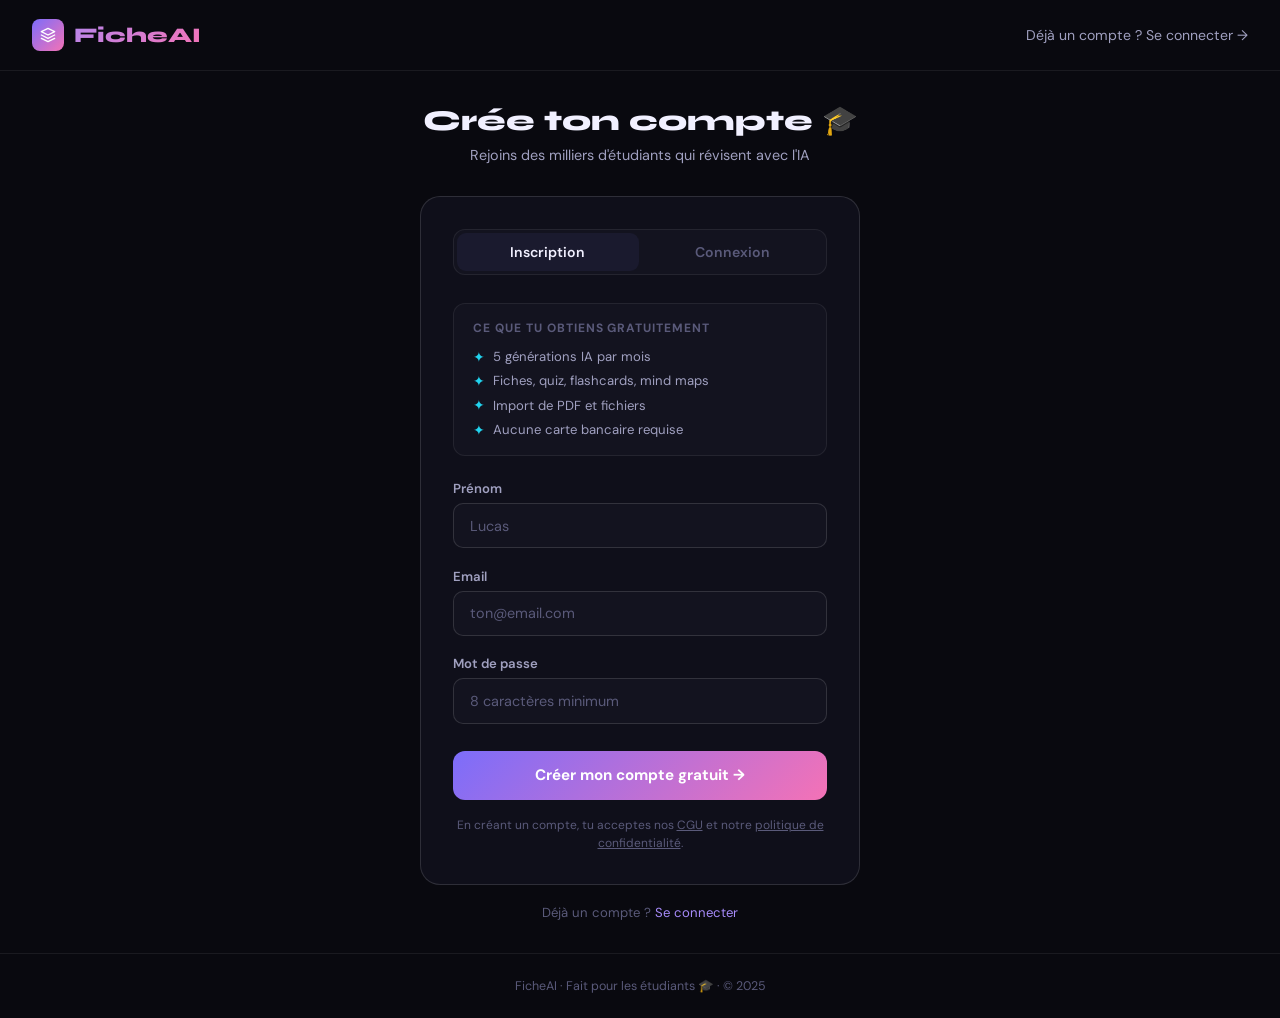
<file: signup.html>
<!DOCTYPE html>
<html lang="fr">
<head>
<meta charset="UTF-8">
<meta name="viewport" content="width=device-width, initial-scale=1.0">
<title>FicheAI — Créer un compte</title>
<link href="https://fonts.googleapis.com/css2?family=Syne:wght@600;700;800&family=DM+Sans:wght@300;400;500;600&display=swap" rel="stylesheet">
<style>
*{box-sizing:border-box;margin:0;padding:0}
:root{--bg:#09090f;--bg2:#0f0f1a;--bg3:#13131f;--surface:#1a1a2e;--border:rgba(255,255,255,0.07);--border2:rgba(255,255,255,0.13);--purple:#7c6dfa;--purple2:#a78bfa;--pink:#f472b6;--cyan:#22d3ee;--text:#f1f0ff;--text2:#a0a0c0;--text3:#5a5a7a;--font-h:'Syne',sans-serif;--font-b:'DM Sans',sans-serif;}
body{font-family:var(--font-b);background:var(--bg);color:var(--text);min-height:100vh;display:flex;flex-direction:column;}
nav{padding:1.2rem 2rem;display:flex;align-items:center;justify-content:space-between;border-bottom:1px solid var(--border);}
.logo{font-family:var(--font-h);font-size:1.3rem;font-weight:800;background:linear-gradient(135deg,var(--purple2),var(--pink));-webkit-background-clip:text;-webkit-text-fill-color:transparent;background-clip:text;text-decoration:none;display:flex;align-items:center;gap:10px;}
.logo-icon{width:32px;height:32px;border-radius:8px;background:linear-gradient(135deg,var(--purple),var(--pink));display:flex;align-items:center;justify-content:center;flex-shrink:0;}
.logo-icon svg{width:16px;height:16px;}
.nav-link{color:var(--text2);text-decoration:none;font-size:0.88rem;}
.nav-link:hover{color:var(--text);}
main{flex:1;display:flex;align-items:center;justify-content:center;padding:2rem 1.5rem;}
.auth-container{width:100%;max-width:440px;}
.auth-header{text-align:center;margin-bottom:2rem;}
.auth-header h1{font-family:var(--font-h);font-size:1.8rem;font-weight:800;margin-bottom:0.5rem;}
.auth-header p{font-size:0.9rem;color:var(--text2);}
.auth-card{background:var(--bg2);border:1px solid var(--border2);border-radius:20px;padding:2rem;}
.auth-tabs{display:grid;grid-template-columns:1fr 1fr;background:var(--bg3);border:1px solid var(--border);border-radius:12px;padding:3px;gap:3px;margin-bottom:1.8rem;}
.auth-tab{padding:0.6rem;border:none;background:none;color:var(--text3);font-size:0.88rem;font-weight:600;cursor:pointer;font-family:var(--font-b);border-radius:9px;transition:all 0.2s;text-decoration:none;text-align:center;display:block;}
.auth-tab.active{background:var(--surface);color:var(--text);}
.form-group{margin-bottom:1.2rem;}
.form-group label{display:block;font-size:0.82rem;font-weight:600;color:var(--text2);margin-bottom:6px;}
.form-group input{width:100%;background:var(--bg3);border:1.5px solid var(--border2);border-radius:10px;padding:0.8rem 1rem;font-size:0.9rem;color:var(--text);font-family:var(--font-b);outline:none;transition:border 0.2s;}
.form-group input:focus{border-color:var(--purple);}
.form-group input::placeholder{color:var(--text3);}
.btn-submit{width:100%;padding:0.9rem;border:none;border-radius:12px;font-size:0.95rem;font-weight:700;cursor:pointer;font-family:var(--font-b);background:linear-gradient(135deg,var(--purple),var(--pink));color:white;transition:all 0.25s;margin-top:0.5rem;}
.btn-submit:hover{opacity:0.9;transform:translateY(-1px);}
.btn-submit:disabled{opacity:0.5;cursor:not-allowed;transform:none;}
.msg-error{background:rgba(244,114,182,0.08);border:1px solid rgba(244,114,182,0.2);border-radius:10px;padding:0.75rem 1rem;font-size:0.83rem;color:#f09595;margin-bottom:1rem;display:none;}
.msg-success{background:rgba(74,222,128,0.08);border:1px solid rgba(74,222,128,0.2);border-radius:10px;padding:0.75rem 1rem;font-size:0.83rem;color:#4ade80;margin-bottom:1rem;display:none;}
.benefits{background:var(--bg3);border:1px solid var(--border);border-radius:12px;padding:1rem 1.2rem;margin-bottom:1.5rem;}
.benefits-title{font-size:0.75rem;font-weight:700;color:var(--text3);letter-spacing:0.08em;text-transform:uppercase;margin-bottom:0.7rem;}
.benefit-item{display:flex;align-items:center;gap:8px;font-size:0.82rem;color:var(--text2);margin-bottom:0.4rem;}
.benefit-item:last-child{margin-bottom:0;}
.benefit-icon{color:var(--cyan);font-size:0.9rem;}
.auth-note{font-size:0.75rem;color:var(--text3);text-align:center;margin-top:1rem;line-height:1.5;}
.auth-note a{color:var(--text3);text-decoration:underline;}
.auth-footer{text-align:center;margin-top:1.2rem;font-size:0.82rem;color:var(--text3);}
.auth-footer a{color:var(--purple2);text-decoration:none;}
.auth-footer a:hover{text-decoration:underline;}
footer{padding:1.5rem;text-align:center;font-size:0.78rem;color:var(--text3);border-top:1px solid var(--border);}
</style>
</head>
<body>
<nav>
  <a href="/" class="logo">
    <div class="logo-icon"><svg viewBox="0 0 24 24" fill="none" stroke="white" stroke-width="2" stroke-linecap="round" stroke-linejoin="round"><path d="M12 2L2 7l10 5 10-5-10-5z"/><path d="M2 17l10 5 10-5"/><path d="M2 12l10 5 10-5"/></svg></div>
    FicheAI
  </a>
  <a href="/login.html" class="nav-link">Déjà un compte ? Se connecter →</a>
</nav>
<main>
  <div class="auth-container">
    <div class="auth-header">
      <h1>Crée ton compte 🎓</h1>
      <p>Rejoins des milliers d'étudiants qui révisent avec l'IA</p>
    </div>
    <div class="auth-card">
      <div class="auth-tabs">
        <a href="/signup.html" class="auth-tab active">Inscription</a>
        <a href="/login.html" class="auth-tab">Connexion</a>
      </div>
      <div class="benefits">
        <div class="benefits-title">Ce que tu obtiens gratuitement</div>
        <div class="benefit-item"><span class="benefit-icon">✦</span> 5 générations IA par mois</div>
        <div class="benefit-item"><span class="benefit-icon">✦</span> Fiches, quiz, flashcards, mind maps</div>
        <div class="benefit-item"><span class="benefit-icon">✦</span> Import de PDF et fichiers</div>
        <div class="benefit-item"><span class="benefit-icon">✦</span> Aucune carte bancaire requise</div>
      </div>
      <div id="msg-error" class="msg-error"></div>
      <div id="msg-success" class="msg-success"></div>
      <div class="form-group"><label>Prénom</label><input type="text" id="firstname" placeholder="Lucas"></div>
      <div class="form-group"><label>Email</label><input type="email" id="email" placeholder="ton@email.com"></div>
      <div class="form-group"><label>Mot de passe</label><input type="password" id="password" placeholder="8 caractères minimum"></div>
      <button class="btn-submit" id="submit-btn" onclick="handleSignup()">Créer mon compte gratuit →</button>
      <p class="auth-note">En créant un compte, tu acceptes nos <a href="#">CGU</a> et notre <a href="#">politique de confidentialité</a>.</p>
    </div>
    <div class="auth-footer">Déjà un compte ? <a href="/login.html">Se connecter</a></div>
  </div>
</main>
<footer>FicheAI · Fait pour les étudiants 🎓 · © 2025</footer>
<script>
var SUPABASE_URL='https://qyjqtjrqnlbgtxvnjvnk.supabase.co';
var SUPABASE_KEY='sb_publishable_opljKH5NsZwkuLpYQAyh4A_9FwNc4yJ';
async function handleSignup(){
  var firstname=document.getElementById('firstname').value.trim();
  var email=document.getElementById('email').value.trim();
  var password=document.getElementById('password').value;
  var errBox=document.getElementById('msg-error');var successBox=document.getElementById('msg-success');var btn=document.getElementById('submit-btn');
  errBox.style.display='none';successBox.style.display='none';
  if(!firstname||!email||!password){errBox.textContent='⚠️ Remplis tous les champs !';errBox.style.display='block';return;}
  if(password.length<8){errBox.textContent='⚠️ Le mot de passe doit contenir au moins 8 caractères.';errBox.style.display='block';return;}
  btn.textContent='Création en cours...';btn.disabled=true;
  try{
    var response=await fetch(SUPABASE_URL+'/auth/v1/signup',{method:'POST',headers:{'Content-Type':'application/json','apikey':SUPABASE_KEY},body:JSON.stringify({email:email,password:password})});
    var data=await response.json();
    if(data.error||data.error_description){errBox.textContent='⚠️ '+(data.error_description||'Erreur lors de la création du compte.');errBox.style.display='block';}
    else{
      await fetch(SUPABASE_URL+'/rest/v1/users',{method:'POST',headers:{'Content-Type':'application/json','apikey':SUPABASE_KEY,'Authorization':'Bearer '+SUPABASE_KEY},body:JSON.stringify({id:data.user.id,email:email,plan:'starter',generations_used:0,generations_limit:5})});
      successBox.textContent='✅ Compte créé ! Redirection en cours...';successBox.style.display='block';
      localStorage.setItem('ficheai_user',JSON.stringify({email:email,plan:'starter',remaining:5}));
      setTimeout(function() {
  window.location.href = '/app.html';
}, 1500);
    }
  }catch(e){errBox.textContent='⚠️ Une erreur est survenue. Réessaie.';errBox.style.display='block';}
  btn.disabled=false;btn.textContent='Créer mon compte gratuit →';
}
document.addEventListener('keydown',function(e){if(e.key==='Enter')handleSignup();});
</script>
</body>
</html>
</file>
